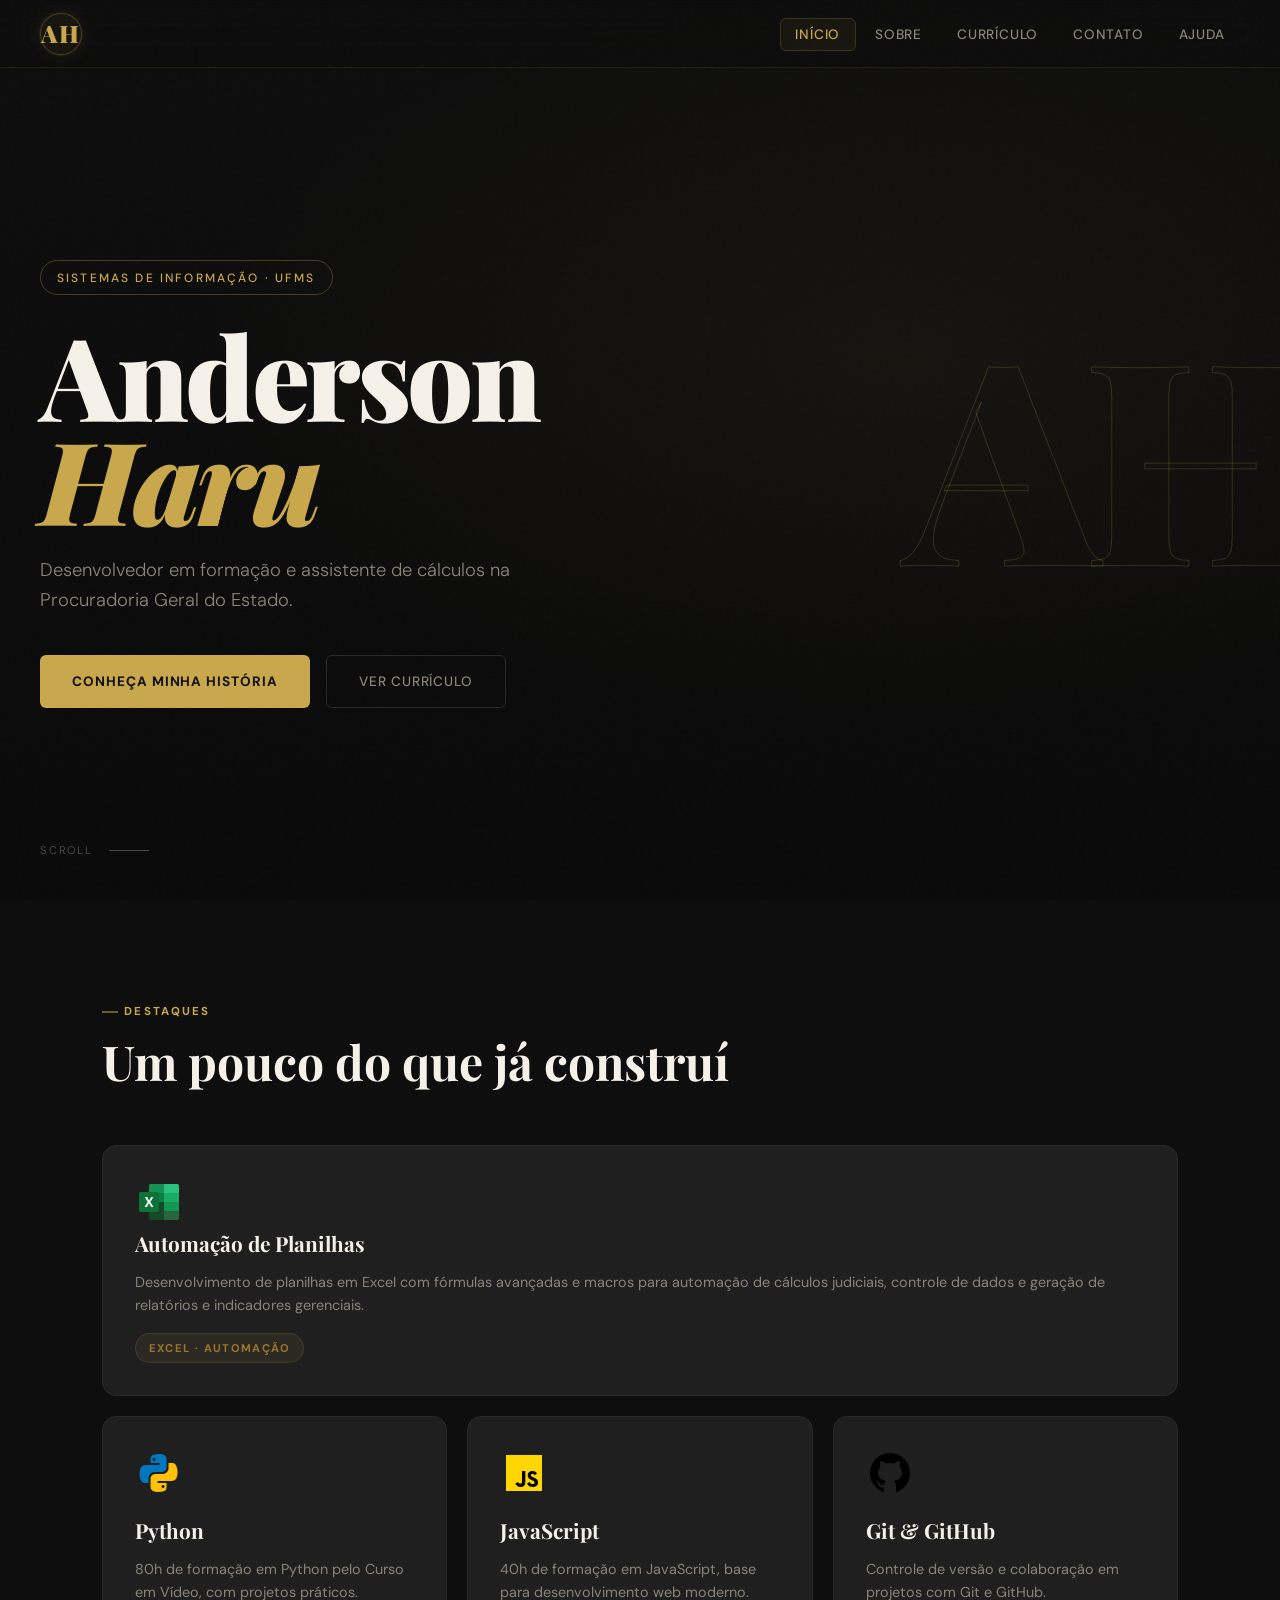
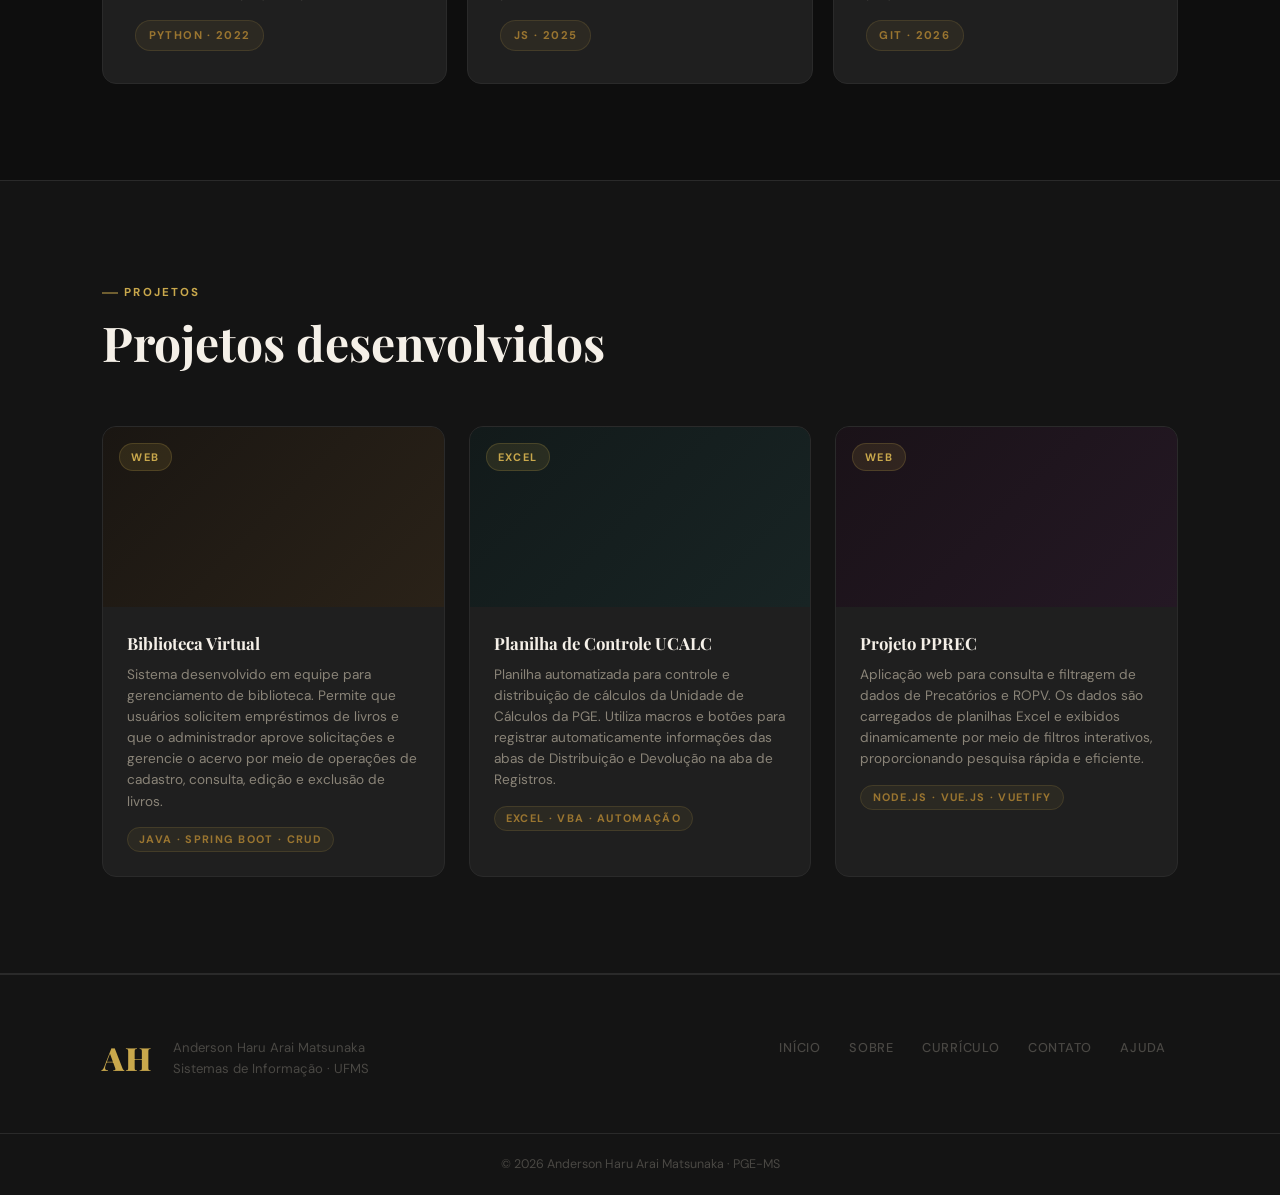
<file: index.html>
<!DOCTYPE html>
<html lang="pt-br">
<head>
  <meta charset="UTF-8">
  <meta name="viewport" content="width=device-width, initial-scale=1.0">
  <title>Anderson Haru - Portfolio</title>
  <link rel="preconnect" href="https://fonts.googleapis.com">
  <link href="https://fonts.googleapis.com/css2?family=Playfair+Display:wght@400;700;900&family=DM+Sans:wght@300;400;500&display=swap" rel="stylesheet">
  <link rel="stylesheet" href="style.css">
</head>
<body>

  <div id="header"></div>

  <!-- HERO -->
  <section class="hero">
    <div class="hero-bg-text">AH</div>
    <div class="hero-content">
      <span class="hero-tag">Sistemas de Informação · UFMS</span>
      <h1 class="hero-title">Anderson<br><em>Haru</em></h1>
      <p class="hero-subtitle">Desenvolvedor em formação e assistente de cálculos na Procuradoria Geral do Estado.</p>
      <div class="hero-cta">
        <a href="sobre.html" class="btn-primary">Conheça minha história</a>
        <a href="curriculo.html" class="btn-outline">Ver currículo</a>
      </div>
    </div>
    <div class="hero-scroll">
      <span>scroll</span>
      <div class="scroll-line"></div>
    </div>
  </section>

  <!-- DESTAQUES -->
  <section class="section highlights">
    <div class="container">
      <div class="section-header">
        <span class="section-tag">Destaques</span>
        <h2>Um pouco do que já construí</h2>
      </div>

      <div class="cards-grid">
        <div class="card card-lg">
          <div class="card-icon">
            <img src="img/excel.png" alt="Excel">
          </div>
          <h3>Automação de Planilhas</h3>
          <p>Desenvolvimento de planilhas em Excel com fórmulas avançadas e macros para automação de cálculos judiciais, controle de dados e geração de relatórios e indicadores gerenciais.</p>
          <span class="card-tag">Excel · Automação</span>
        </div>
        <div class="card">
          <div class="card-icon">
            <img src="img/python.png" alt="Python">
          </div>
          <h3>Python</h3>
          <p>80h de formação em Python pelo Curso em Vídeo, com projetos práticos.</p>
          <span class="card-tag">Python · 2022</span>
        </div>
        <div class="card">
          <div class="card-icon">
            <img src="img/javascript.png" alt="JavaScript">
          </div>
          <h3>JavaScript</h3>
          <p>40h de formação em JavaScript, base para desenvolvimento web moderno.</p>
          <span class="card-tag">JS · 2025</span>
        </div>
        <div class="card">
          <div class="card-icon">
            <img src="img/github.png" alt="GitHub">
          </div>
          <h3>Git & GitHub</h3>
          <p>Controle de versão e colaboração em projetos com Git e GitHub.</p>
          <span class="card-tag">Git · 2026</span>
        </div>
      </div>
    </div>
  </section>

  <!-- PROTÓTIPOS DAS ATIVIDADES PRÁTICAS -->
  <section class="section prototypes">
  <div class="container">
    <div class="section-header">
      <span class="section-tag">Projetos</span>
      <h2>Projetos desenvolvidos</h2>
    </div>

    <div class="proto-grid">

      <!-- Biblioteca Virtual -->
      <div class="proto-card">
        <div class="proto-preview proto-p1">
          <span class="proto-label">WEB</span>
        </div>
        <div class="proto-info">
          <h4>Biblioteca Virtual</h4>
          <p>
            Sistema desenvolvido em equipe para gerenciamento de biblioteca.
            Permite que usuários solicitem empréstimos de livros e que o
            administrador aprove solicitações e gerencie o acervo por meio
            de operações de cadastro, consulta, edição e exclusão de livros.
          </p>
          <span class="proto-tech">Java · Spring Boot · CRUD</span>
        </div>
      </div>

      <!-- UCALC -->
      <div class="proto-card">
        <div class="proto-preview proto-p2">
          <span class="proto-label">EXCEL</span>
        </div>
        <div class="proto-info">
          <h4>Planilha de Controle UCALC</h4>
          <p>
            Planilha automatizada para controle e distribuição de cálculos
            da Unidade de Cálculos da PGE. Utiliza macros e botões para
            registrar automaticamente informações das abas de Distribuição
            e Devolução na aba de Registros.
          </p>
          <span class="proto-tech">Excel · VBA · Automação</span>
        </div>
      </div>

      <!-- PPREC -->
      <div class="proto-card">
        <div class="proto-preview proto-p3">
          <span class="proto-label">WEB</span>
        </div>
        <div class="proto-info">
          <h4>Projeto PPREC</h4>
          <p>
            Aplicação web para consulta e filtragem de dados de Precatórios
            e ROPV. Os dados são carregados de planilhas Excel e exibidos
            dinamicamente por meio de filtros interativos, proporcionando
            pesquisa rápida e eficiente.
          </p>
          <span class="proto-tech">Node.js · Vue.js · Vuetify</span>
        </div>
      </div>

    </div>
  </div>
</section>

  <!-- FOOTER -->
  <div id="footer"></div>

  <script src="main.js"></script>
</body>
</html>
</file>
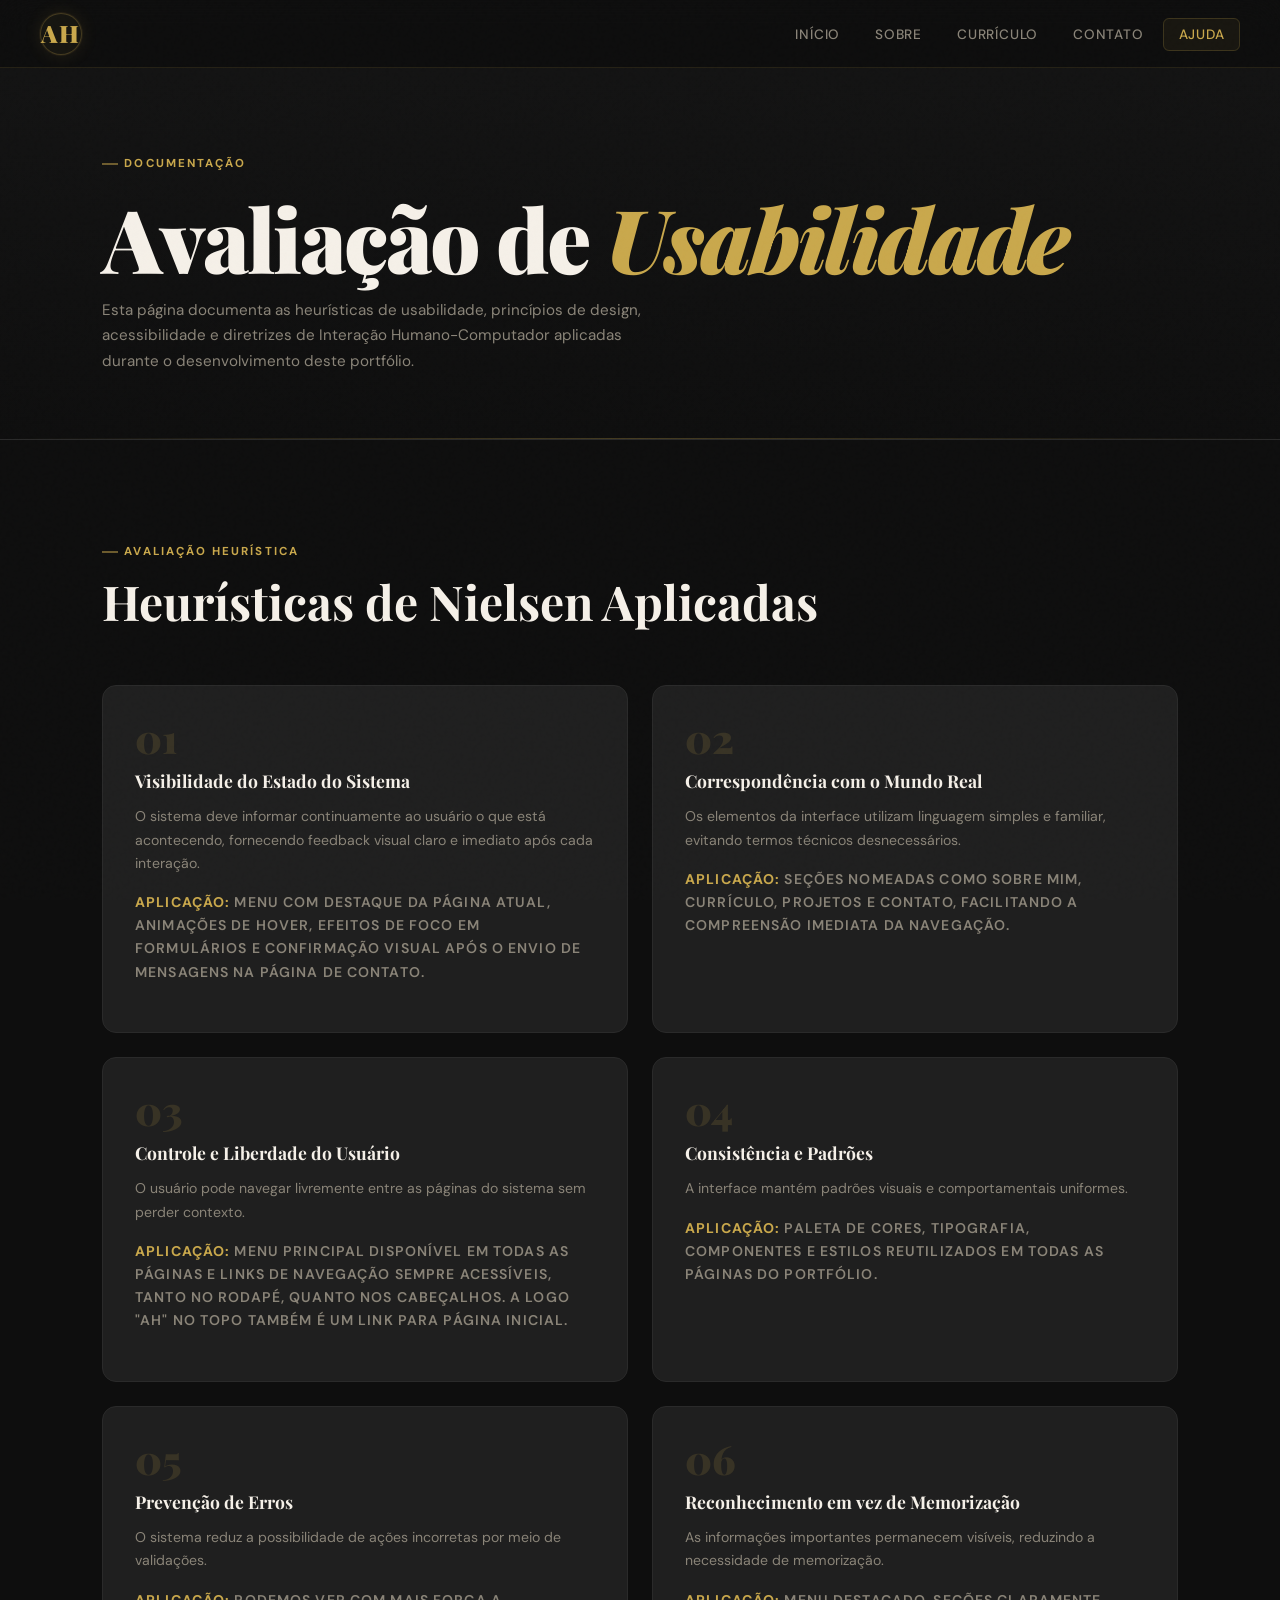
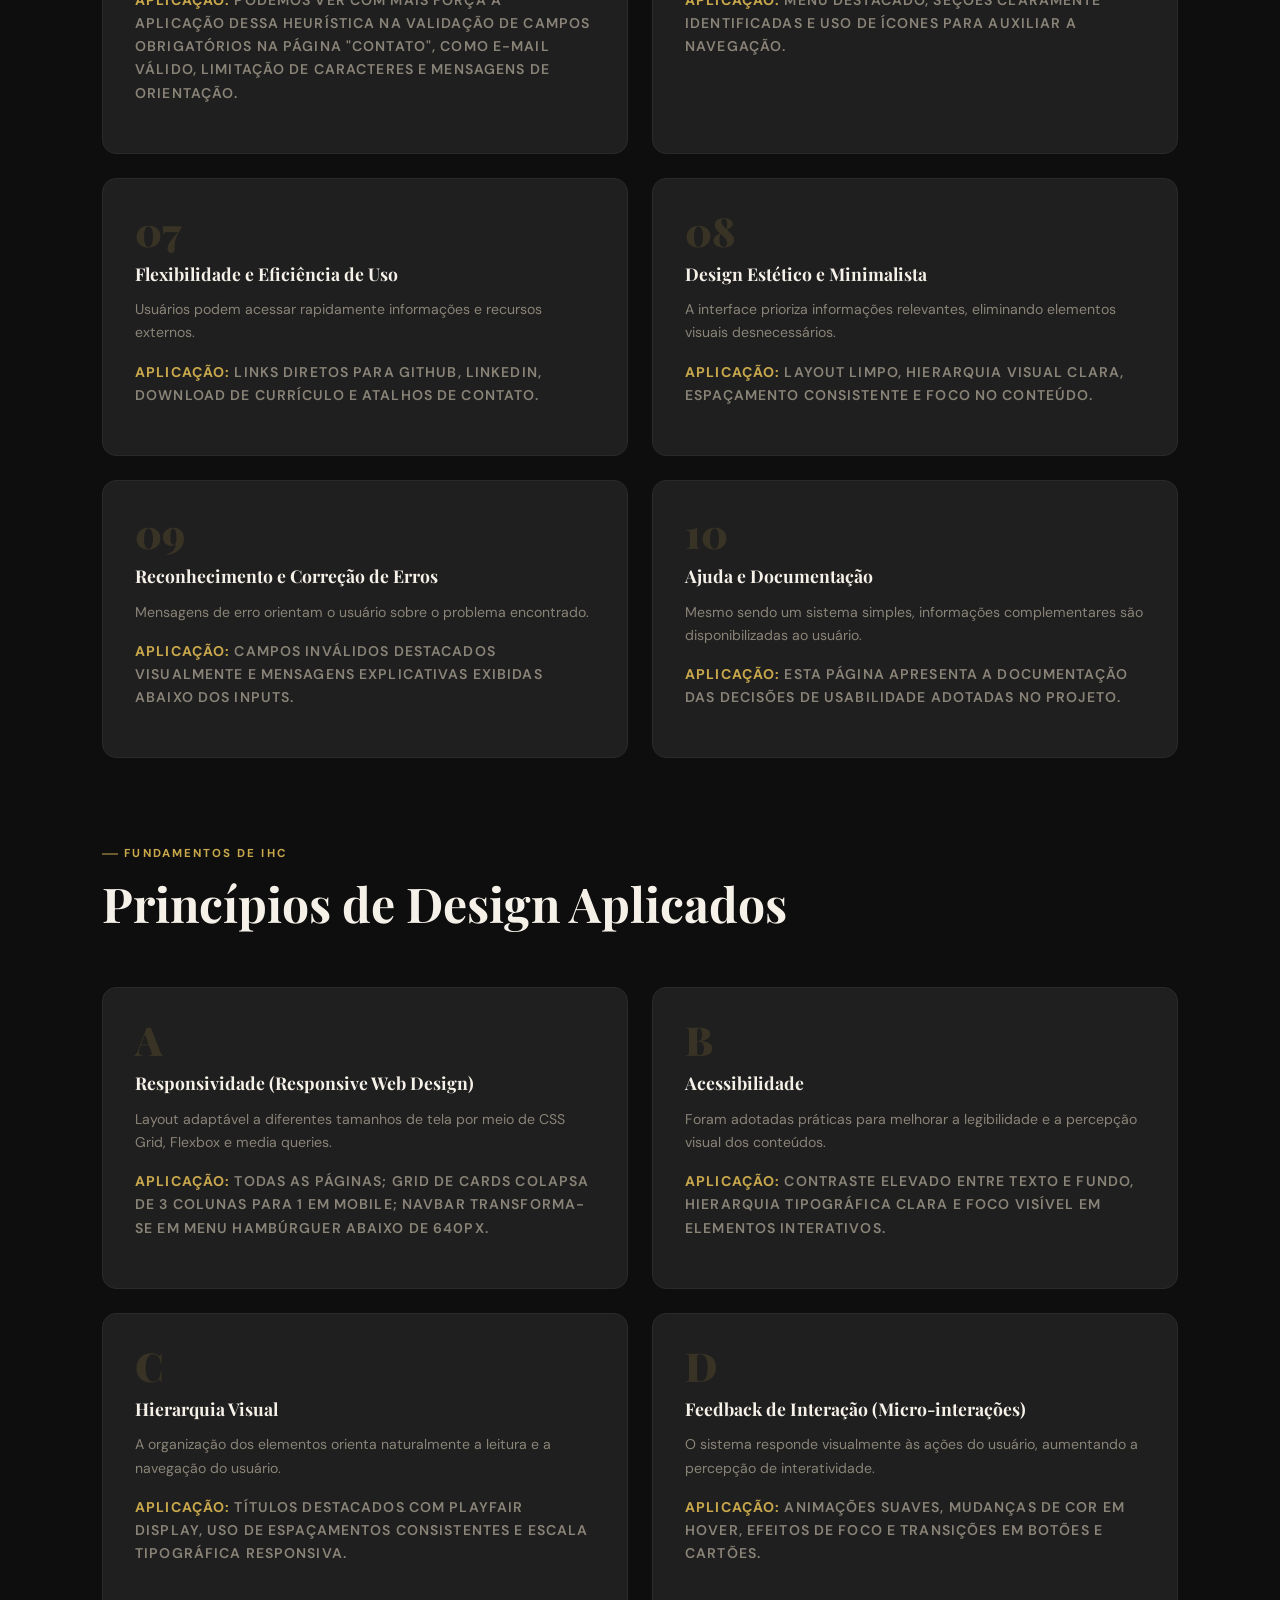
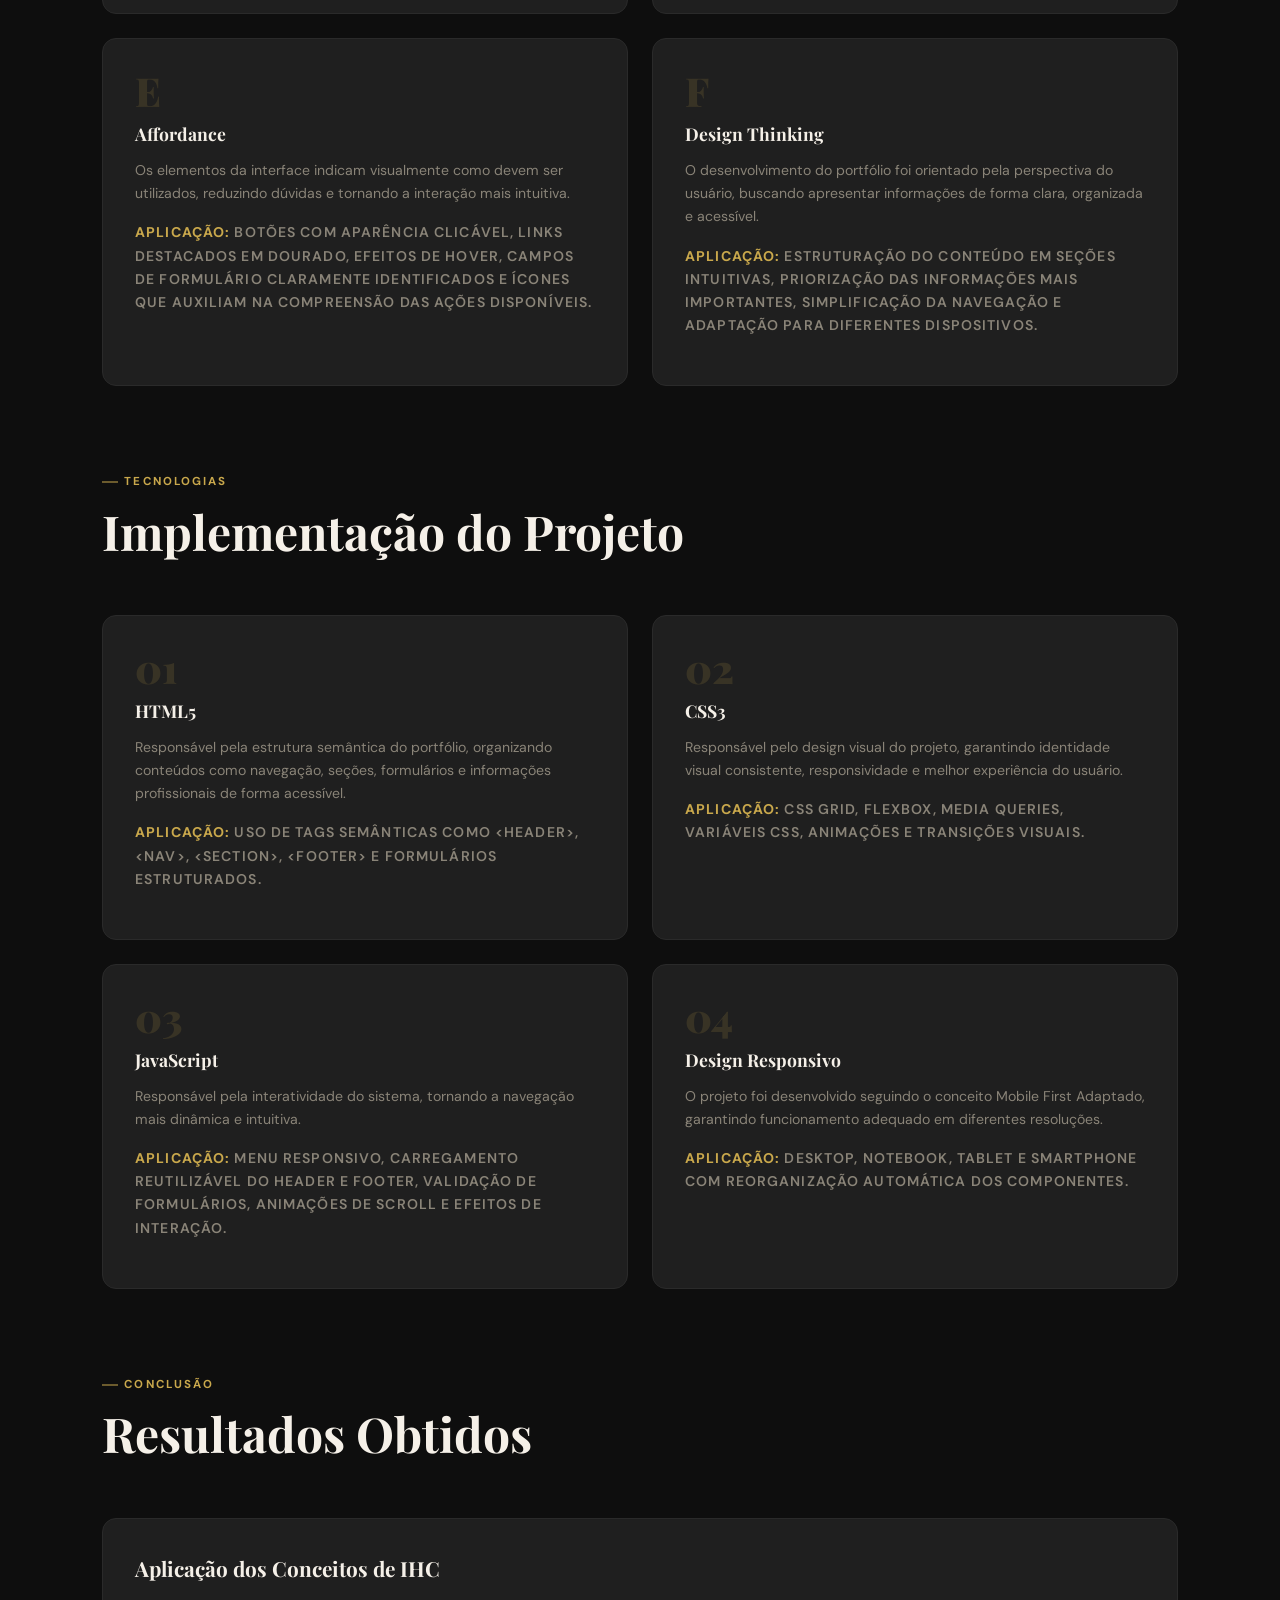
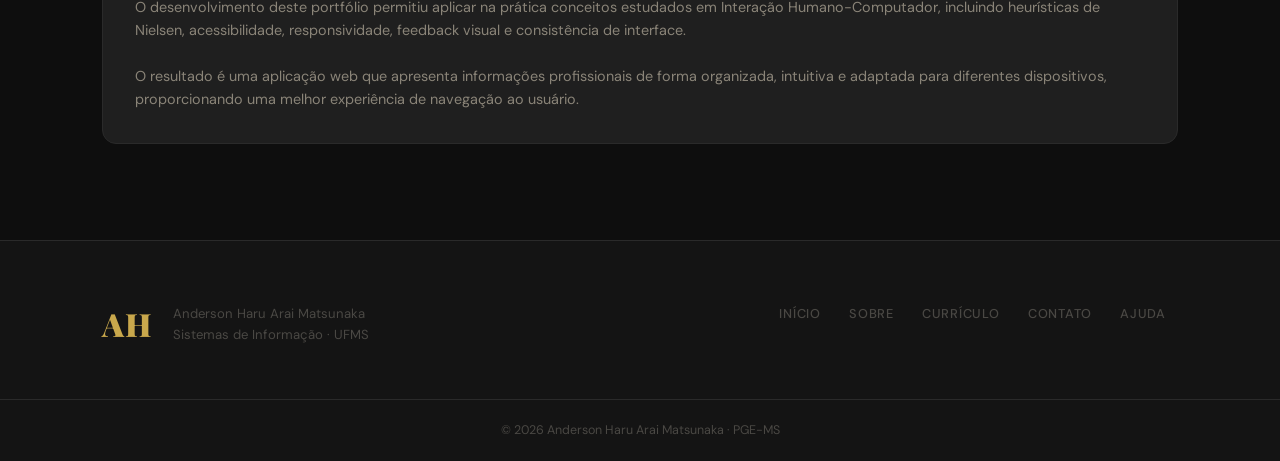
<file: ajuda.html>
<!DOCTYPE html>
<html lang="pt-br">
<head>
  <meta charset="UTF-8">
  <meta name="viewport" content="width=device-width, initial-scale=1.0">
  <title>Ajuda - Anderson Haru</title>
  <link rel="preconnect" href="https://fonts.googleapis.com">
  <link href="https://fonts.googleapis.com/css2?family=Playfair+Display:wght@400;700;900&family=DM+Sans:wght@300;400;500&display=swap" rel="stylesheet">
  <link rel="stylesheet" href="style.css">
</head>
<body>

  <div id="header"></div>

  <section class="page-hero">
    <div class="container">
      <span class="section-tag">Documentação</span>
      <h1 class="page-title">Avaliação de <em>Usabilidade</em></h1>
      <p style="color:var(--text-dim);font-size:0.95rem;margin-top:1rem;max-width:560px;">
        Esta página documenta as heurísticas de usabilidade, princípios de design,
        acessibilidade e diretrizes de Interação Humano-Computador aplicadas durante
        o desenvolvimento deste portfólio.
      </p>
    </div>
  </section>

  <section class="section ajuda-section">
    <div class="container">

      <div class="section-header">
        <span class="section-tag">Avaliação Heurística</span>
        <h2>Heurísticas de Nielsen Aplicadas</h2>
      </div>

      <div class="heuristic-grid">

        <div class="heuristic-card">
          <div class="heuristic-number">01</div>
          <h4>Visibilidade do Estado do Sistema</h4>
          <p>O sistema deve informar continuamente ao usuário o que está acontecendo,
            fornecendo feedback visual claro e imediato após cada interação.</p>
          <p class="heuristic-where">
            <strong>Aplicação:</strong> Menu com destaque da página atual, animações de hover, efeitos de foco em formulários e confirmação visual após o envio de mensagens na página de contato.
          </p>
        </div>

        <div class="heuristic-card">
          <div class="heuristic-number">02</div>
          <h4>Correspondência com o Mundo Real</h4>
          <p>
          Os elementos da interface utilizam linguagem simples e familiar,
          evitando termos técnicos desnecessários.
          </p>
          <p class="heuristic-where">
          <strong>Aplicação:</strong>
          Seções nomeadas como Sobre Mim, Currículo, Projetos e Contato,
          facilitando a compreensão imediata da navegação.
          </p>
        </div>

        <div class="heuristic-card">
          <div class="heuristic-number">03</div>
          <h4>Controle e Liberdade do Usuário</h4>
          <p>
          O usuário pode navegar livremente entre as páginas do sistema sem perder contexto.
          </p>
          <p class="heuristic-where">
          <strong>Aplicação:</strong>
          Menu principal disponível em todas as páginas e links de navegação
          sempre acessíveis, tanto no rodapé, quanto nos cabeçalhos. A logo "AH" no topo também é um link para página inicial.
          </p>
        </div>

        <div class="heuristic-card">
          <div class="heuristic-number">04</div>
          <h4>Consistência e Padrões</h4>
          <p>
          A interface mantém padrões visuais e comportamentais uniformes.
          </p>
          <p class="heuristic-where">
          <strong>Aplicação:</strong>
          Paleta de cores, tipografia, componentes e estilos reutilizados
          em todas as páginas do portfólio.
          </p>
        </div>

        <div class="heuristic-card">
          <div class="heuristic-number">05</div>
          <h4>Prevenção de Erros</h4>
          <p>
          O sistema reduz a possibilidade de ações incorretas por meio de validações.
          </p>
          <p class="heuristic-where">
          <strong>Aplicação:</strong>
          Podemos ver com mais força a aplicação dessa heurística na validação de campos obrigatórios na página "Contato", como e-mail válido,
          limitação de caracteres e mensagens de orientação.
          </p>
        </div>

        <div class="heuristic-card">
          <div class="heuristic-number">06</div>
          <h4>Reconhecimento em vez de Memorização</h4>
          <p>
          As informações importantes permanecem visíveis,
          reduzindo a necessidade de memorização.
          </p>
          <p class="heuristic-where">
          <strong>Aplicação:</strong>
          Menu destacado, seções claramente identificadas
          e uso de ícones para auxiliar a navegação.
          </p>
        </div>

        <div class="heuristic-card">
          <div class="heuristic-number">07</div>
          <h4>Flexibilidade e Eficiência de Uso</h4>
          <p>
          Usuários podem acessar rapidamente informações e recursos externos.
          </p>
          <p class="heuristic-where">
          <strong>Aplicação:</strong>
          Links diretos para GitHub, LinkedIn,
          download de currículo e atalhos de contato.
          </p>
        </div>

        <div class="heuristic-card">
          <div class="heuristic-number">08</div>
          <h4>Design Estético e Minimalista</h4>
          <p>
          A interface prioriza informações relevantes,
          eliminando elementos visuais desnecessários.
          </p>
          <p class="heuristic-where">
          <strong>Aplicação:</strong>
          Layout limpo, hierarquia visual clara,
          espaçamento consistente e foco no conteúdo.
          </p>
        </div>

        <div class="heuristic-card">
          <div class="heuristic-number">09</div>
          <h4>Reconhecimento e Correção de Erros</h4>
          <p>
          Mensagens de erro orientam o usuário sobre o problema encontrado.
          </p>
          <p class="heuristic-where">
          <strong>Aplicação:</strong>
          Campos inválidos destacados visualmente
          e mensagens explicativas exibidas abaixo dos inputs.
          </p>
        </div>

        <div class="heuristic-card">
          <div class="heuristic-number">10</div>
          <h4>Ajuda e Documentação</h4>
          <p>
          Mesmo sendo um sistema simples,
          informações complementares são disponibilizadas ao usuário.
          </p>
          <p class="heuristic-where">
          <strong>Aplicação:</strong>
          Esta página apresenta a documentação das decisões
          de usabilidade adotadas no projeto.
          </p>
        </div>

      </div>

      <!-- Diretrizes adicionais -->
      <div class="section-header" style="margin-top:5rem;">
        <span class="section-tag">Fundamentos de IHC</span>
        <h2>Princípios de Design Aplicados</h2>
      </div>

      <div class="heuristic-grid">

        <div class="heuristic-card">
          <div class="heuristic-number">A</div>
          <h4>Responsividade (Responsive Web Design)</h4>
          <p>Layout adaptável a diferentes tamanhos de tela por meio de CSS Grid, Flexbox e media queries.</p>
          <p class="heuristic-where">
            <strong>Aplicação:</strong> Todas as páginas; grid de cards colapsa de 3 colunas para 1 em mobile; navbar transforma-se em menu hambúrguer abaixo de 640px.
          </p>
        </div>

        <div class="heuristic-card">
          <div class="heuristic-number">B</div>
          <h4>Acessibilidade</h4>
          <p>Foram adotadas práticas para melhorar a legibilidade e a percepção visual dos conteúdos.</p>
          <p class="heuristic-where">
            <strong>Aplicação:</strong> Contraste elevado entre texto e fundo, hierarquia tipográfica clara e foco visível em elementos interativos.
          </p>
        </div>

        <div class="heuristic-card">
          <div class="heuristic-number">C</div>
          <h4>Hierarquia Visual</h4>
          <p>A organização dos elementos orienta naturalmente a leitura e a navegação do usuário.</p>
          <p class="heuristic-where">
            <strong>Aplicação:</strong> Títulos destacados com Playfair Display, uso de espaçamentos consistentes e escala tipográfica responsiva.
          </p>
        </div>

        <div class="heuristic-card">
          <div class="heuristic-number">D</div>
          <h4>Feedback de Interação (Micro-interações)</h4>
          <p>O sistema responde visualmente às ações do usuário, aumentando a percepção de interatividade.</p>
          <p class="heuristic-where">
            <strong>Aplicação:</strong> Animações suaves, mudanças de cor em hover, efeitos de foco e transições em botões e cartões.
          </p>
        </div>

        <div class="heuristic-card">
          <div class="heuristic-number">E</div>
          <h4>Affordance</h4>
          <p>
            Os elementos da interface indicam visualmente como devem ser utilizados,
            reduzindo dúvidas e tornando a interação mais intuitiva.
          </p>
          <p class="heuristic-where">
            <strong>Aplicação:</strong>
            Botões com aparência clicável, links destacados em dourado,
            efeitos de hover, campos de formulário claramente identificados
            e ícones que auxiliam na compreensão das ações disponíveis.
          </p>
        </div>

        <div class="heuristic-card">
          <div class="heuristic-number">F</div>
          <h4>Design Thinking</h4>
          <p>
            O desenvolvimento do portfólio foi orientado pela perspectiva do usuário,
            buscando apresentar informações de forma clara, organizada e acessível.
          </p>
          <p class="heuristic-where">
            <strong>Aplicação:</strong>
            Estruturação do conteúdo em seções intuitivas,
            priorização das informações mais importantes,
            simplificação da navegação e adaptação para diferentes dispositivos.
          </p>
        </div>

      </div>

      <!-- Tecnologias Utilizadas -->
      <div class="section-header" style="margin-top:5rem;">
        <span class="section-tag">Tecnologias</span>
        <h2>Implementação do Projeto</h2>
      </div>

      <div class="heuristic-grid">

        <div class="heuristic-card">
          <div class="heuristic-number">01</div>

          <h4>HTML5</h4>

          <p>
            Responsável pela estrutura semântica do portfólio,
            organizando conteúdos como navegação, seções, formulários
            e informações profissionais de forma acessível.
          </p>

          <p class="heuristic-where">
            <strong>Aplicação:</strong>
            Uso de tags semânticas como
            &lt;header&gt;, &lt;nav&gt;, &lt;section&gt;,
            &lt;footer&gt; e formulários estruturados.
          </p>
        </div>

        <div class="heuristic-card">
          <div class="heuristic-number">02</div>

          <h4>CSS3</h4>

          <p>
            Responsável pelo design visual do projeto,
            garantindo identidade visual consistente,
            responsividade e melhor experiência do usuário.
          </p>

          <p class="heuristic-where">
            <strong>Aplicação:</strong>
            CSS Grid, Flexbox, Media Queries,
            variáveis CSS, animações e transições visuais.
          </p>
        </div>

        <div class="heuristic-card">
          <div class="heuristic-number">03</div>

          <h4>JavaScript</h4>

          <p>
            Responsável pela interatividade do sistema,
            tornando a navegação mais dinâmica e intuitiva.
          </p>

          <p class="heuristic-where">
            <strong>Aplicação:</strong>
            Menu responsivo, carregamento reutilizável do
            header e footer, validação de formulários,
            animações de scroll e efeitos de interação.
          </p>
        </div>

        <div class="heuristic-card">
          <div class="heuristic-number">04</div>

          <h4>Design Responsivo</h4>

          <p>
            O projeto foi desenvolvido seguindo o conceito
            Mobile First Adaptado, garantindo funcionamento
            adequado em diferentes resoluções.
          </p>

          <p class="heuristic-where">
            <strong>Aplicação:</strong>
            Desktop, notebook, tablet e smartphone com
            reorganização automática dos componentes.
          </p>
        </div>

      </div>

      <!-- Conclusão -->
      <div class="section-header" style="margin-top:5rem;">
        <span class="section-tag">Conclusão</span>
        <h2>Resultados Obtidos</h2>
      </div>

      <div class="card">
        <h3>Aplicação dos Conceitos de IHC</h3>

        <p>
          O desenvolvimento deste portfólio permitiu aplicar na prática
          conceitos estudados em Interação Humano-Computador,
          incluindo heurísticas de Nielsen, acessibilidade,
          responsividade, feedback visual e consistência de interface.
        </p>

        <p><br>
          O resultado é uma aplicação web que apresenta informações
          profissionais de forma organizada, intuitiva e adaptada
          para diferentes dispositivos, proporcionando uma melhor
          experiência de navegação ao usuário.
        </p>
      </div>

    </div>

  
  </section>

  <div id="footer"></div>

  <script src="main.js"></script>
</body>
</html>
</file>
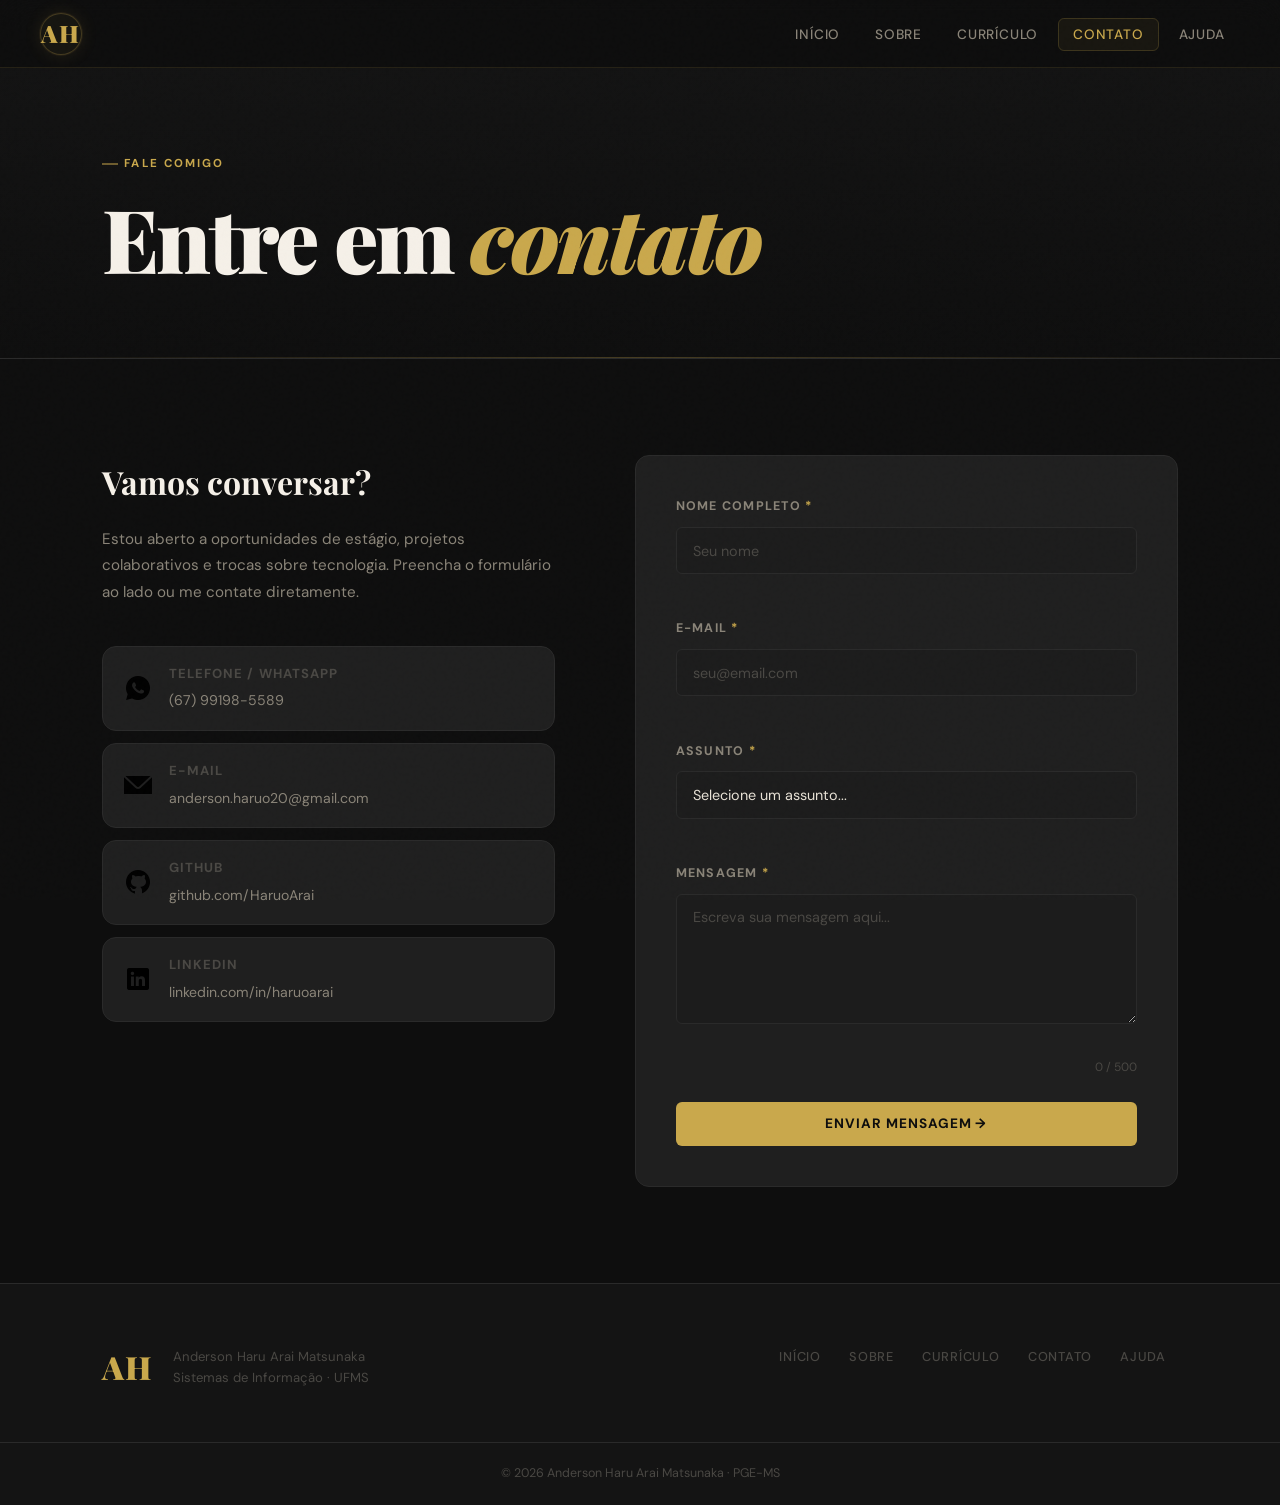
<file: contato.html>
<!DOCTYPE html>
<html lang="pt-br">
<head>
  <meta charset="UTF-8">
  <meta name="viewport" content="width=device-width, initial-scale=1.0">
  <title>Contato - Anderson Haru</title>
  <link rel="preconnect" href="https://fonts.googleapis.com">
  <link href="https://fonts.googleapis.com/css2?family=Playfair+Display:wght@400;700;900&family=DM+Sans:wght@300;400;500&display=swap" rel="stylesheet">
  <link rel="stylesheet" href="style.css">
</head>
<body>

  <div id="header"></div>

  <section class="page-hero">
    <div class="container">
      <span class="section-tag">Fale comigo</span>
      <h1 class="page-title">Entre em <em>contato</em></h1>
    </div>
  </section>

  <section class="section contact-section">
    <div class="container contact-layout">

      <div class="contact-info">
        <h2>Vamos conversar?</h2>
        <p>Estou aberto a oportunidades de estágio, projetos colaborativos e trocas sobre tecnologia. Preencha o formulário ao lado ou me contate diretamente.</p>

        <div class="contact-channels">
          <a class="channel-item" href="tel:+5567991985589">
            <span class="channel-icon">
              <img src="img/celular.png" alt="Celular">
            </span>
            <div>
              <strong>Telefone / WhatsApp</strong>
              <span>(67) 99198-5589</span>
            </div>
          </a>
          <a class="channel-item" href="mailto:anderson.haruo20@gmail.com">
            <span class="channel-icon">
              <img src="img/email.png" alt="E-mail">
            </span>
            <div>
              <strong>E-mail</strong>
              <span>anderson.haruo20@gmail.com</span>
            </div>
          </a>
          <a class="channel-item" href="https://github.com/HaruoArai" target="_blank">
            <span class="channel-icon">
              <img src="img/github-contato.png" alt="GitHub">
            </span>
            <div>
              <strong>GitHub</strong>
              <span>github.com/HaruoArai</span>
            </div>
          </a>
          <a class="channel-item" href="https://linkedin.com/in/haruoarai" target="_blank">
            <span class="channel-icon">
              <img src="img/linkedin.png" alt="Linkedin">
            </span>
            <div>
              <strong>LinkedIn</strong>
              <span>linkedin.com/in/haruoarai</span>
            </div>
          </a>
        </div>
      </div>

      <div class="contact-form-wrap">

        <div id="form-success" class="form-success hidden">
          <span class="success-icon">✅</span>
          <h3>Mensagem enviada!</h3>
          <p>Obrigado pelo contato. Responderei em breve.</p>
          <button type="button" class="btn-primary" onclick="resetForm()">
            Enviar outra mensagem
          </button>
        </div>

        <form
          id="form-container"
          action="https://formsubmit.co/anderson.haruo20@gmail.com"
          method="POST"
        >

          <input type="hidden" name="_subject" value="Novo contato do portfólio">
          <input type="hidden" name="_captcha" value="false">
          <input type="hidden" name="_template" value="table">

            <!-- Resposta automática -->
          <input
            type="hidden"
            name="_autoresponse"
            value="Olá! Recebi sua mensagem e retornarei em breve. Obrigado pelo contato."
          >

          <input
            type="hidden"
            name="_next"
            value="https://haruoarai.github.io/portfolio/contato.html?enviado=true">

          <div class="form-group">
            <label for="nome">
              Nome completo <span class="required">*</span>
            </label>

            <input
              type="text"
              id="nome"
              name="Nome"
              placeholder="Seu nome"
              autocomplete="name"
            >

            <span class="field-error" id="erro-nome"></span>
          </div>

          <div class="form-group">
            <label for="email">
              E-mail <span class="required">*</span>
            </label>

            <input
              type="email"
              id="email"
              name="email"
              placeholder="seu@email.com"
              autocomplete="email"
            >

            <span class="field-error" id="erro-email"></span>
          </div>

          <div class="form-group">
            <label for="assunto">
              Assunto <span class="required">*</span>
            </label>

            <select id="assunto" name="Assunto">
              <option value="">Selecione um assunto...</option>
              <option value="oportunidade">Oportunidade de trabalho</option>
              <option value="estagio">Estágio</option>
              <option value="projeto">Projeto colaborativo</option>
              <option value="outro">Outro</option>
            </select>

            <span class="field-error" id="erro-assunto"></span>
          </div>

          <div class="form-group">
            <label for="mensagem">
              Mensagem <span class="required">*</span>
            </label>

            <textarea
              id="mensagem"
              name="Mensagem"
              rows="5"
              placeholder="Escreva sua mensagem aqui..."
            ></textarea>

            <span class="field-error" id="erro-mensagem"></span>
            <span class="char-count" id="char-count">0 / 500</span>
          </div>

          <button
            type="button"
            class="btn-primary btn-full"
            onclick="validarFormulario()"
          >
            Enviar mensagem →
          </button>

        </form>

      </div>

    </div>
  </section>

  <div id="footer"></div>

  <script src="main.js"></script>
  <script>
    const textarea = document.getElementById('mensagem');
    const charCount = document.getElementById('char-count');

    if (textarea) {
      textarea.addEventListener('input', () => {

        if (textarea.value.length > 500) {
          textarea.value = textarea.value.substring(0, 500);
        }

        charCount.textContent = `${textarea.value.length} / 500`;
      });
    }

    // Verifica se voltou do FormSubmit
    document.addEventListener('DOMContentLoaded', () => {

      const params = new URLSearchParams(window.location.search);

      if (params.get('enviado') === 'true') {
        document.getElementById('form-container').classList.add('hidden');
        document.getElementById('form-success').classList.remove('hidden');
      }

    });

    function validarFormulario() {
      let valid = true;

      const nome = document.getElementById('nome');
      const email = document.getElementById('email');
      const assunto = document.getElementById('assunto');
      const mensagem = document.getElementById('mensagem');

      // Reset
      ['nome','email','assunto','mensagem'].forEach(id => {
        document.getElementById('erro-' + id).textContent = '';
        document.getElementById(id).classList.remove('input-error');
      });

      if (!nome.value.trim()) {
        document.getElementById('erro-nome').textContent = 'Por favor, informe seu nome.';
        nome.classList.add('input-error');
        valid = false;
      }
      const emailRe = /^[^\s@]+@[^\s@]+\.[^\s@]+$/;
      if (!emailRe.test(email.value.trim())) {
        document.getElementById('erro-email').textContent = 'Informe um e-mail válido.';
        email.classList.add('input-error');
        valid = false;
      }
      if (!assunto.value) {
        document.getElementById('erro-assunto').textContent = 'Selecione um assunto.';
        assunto.classList.add('input-error');
        valid = false;
      }
      if (!mensagem.value.trim() || mensagem.value.trim().length < 10) {
        document.getElementById('erro-mensagem').textContent = 'Escreva uma mensagem com pelo menos 10 caracteres.';
        mensagem.classList.add('input-error');
        valid = false;
      }

      if (valid) {
        document.getElementById('form-container').submit();
      }
    }

    function resetForm() {
      document.getElementById('form-container').classList.remove('hidden');
      document.getElementById('form-success').classList.add('hidden');
      ['nome','email','assunto','mensagem'].forEach(id => {
        document.getElementById(id).value = '';
      });

      document.getElementById('char-count').textContent = '0 / 500';

      // Remove ?enviado=true da URL
      window.history.replaceState({}, document.title, window.location.pathname);
    }
    
  </script>
</body>
</html>
</file>
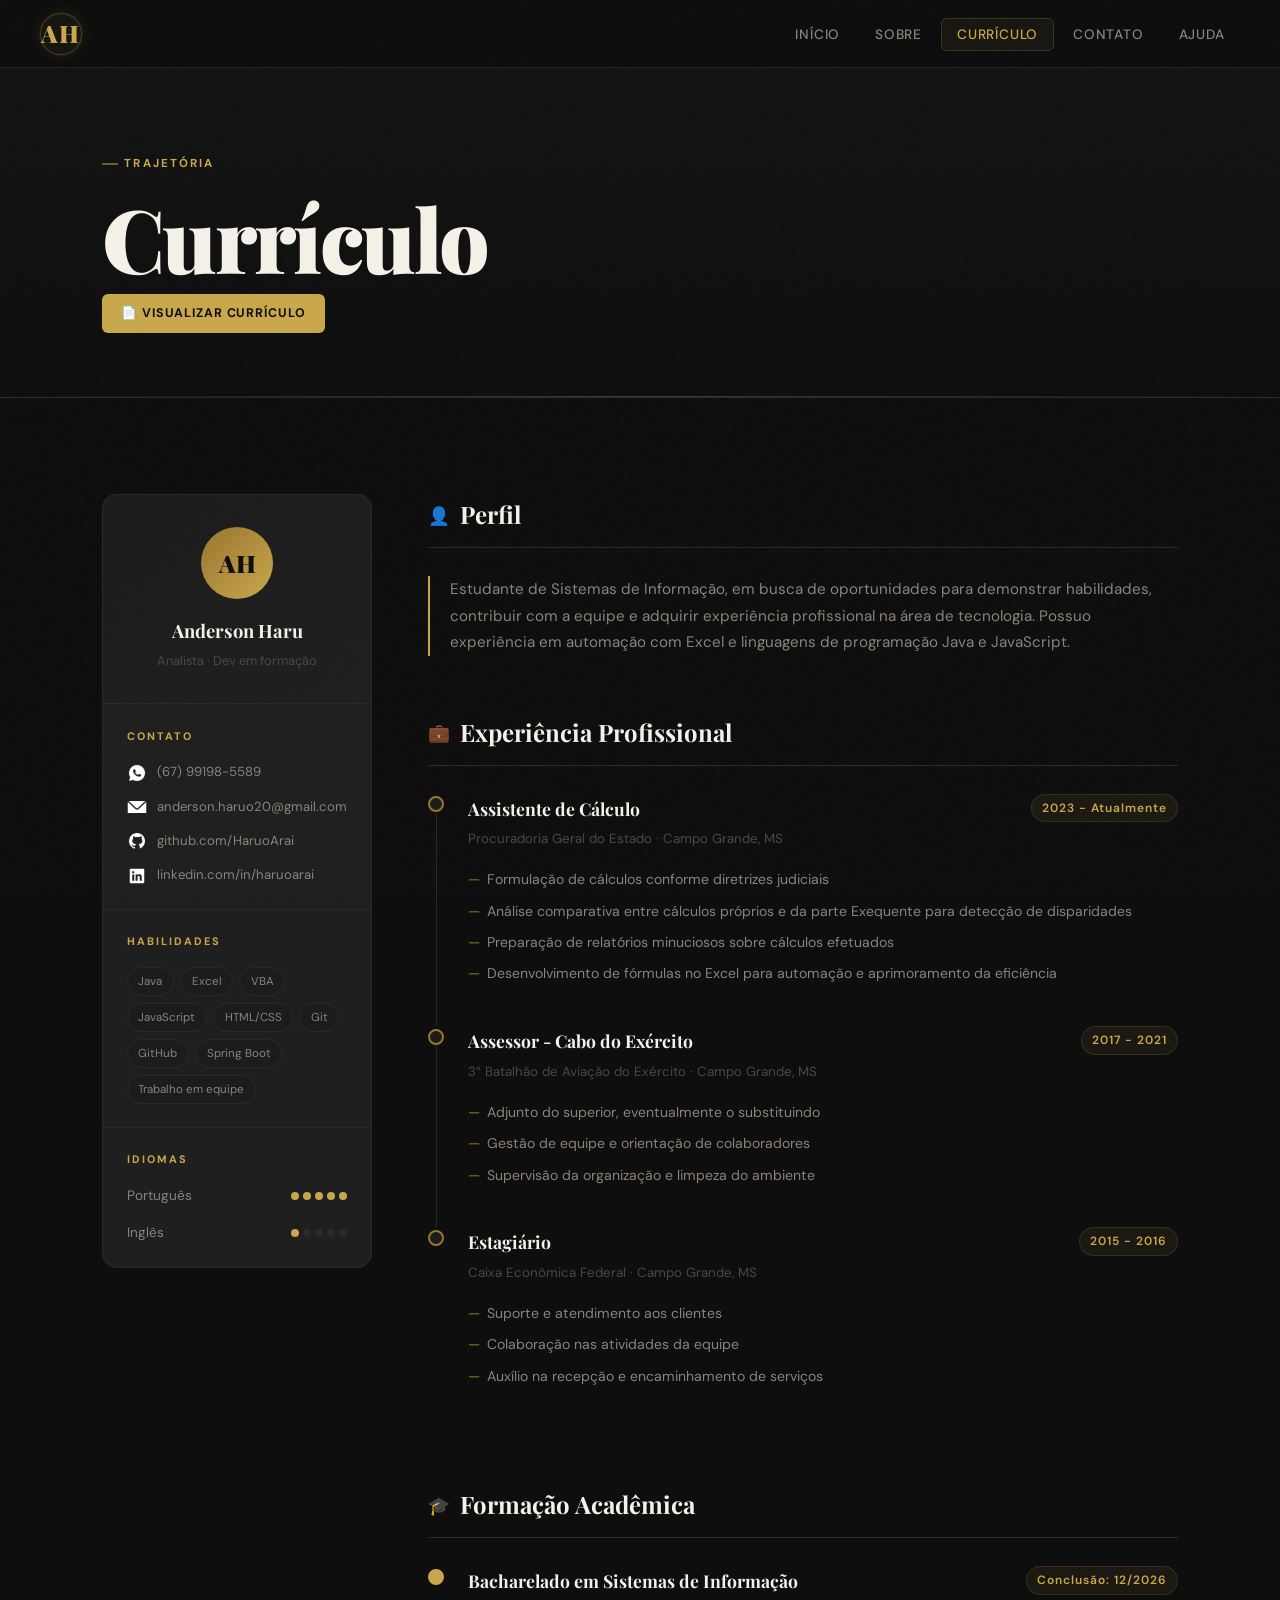
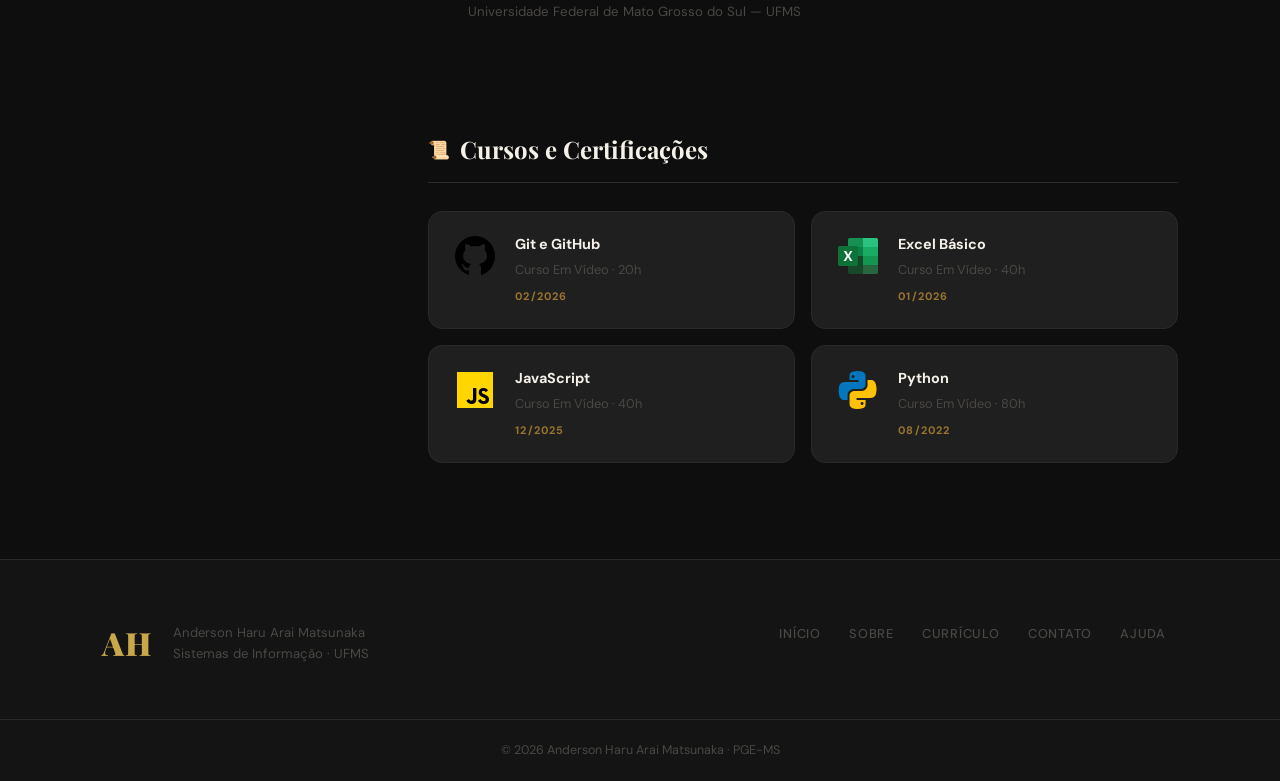
<file: curriculo.html>
<!DOCTYPE html>
<html lang="pt-br">
<head>
  <meta charset="UTF-8">
  <meta name="viewport" content="width=device-width, initial-scale=1.0">
  <title>Currículo - Anderson Haru</title>
  <link rel="preconnect" href="https://fonts.googleapis.com">
  <link href="https://fonts.googleapis.com/css2?family=Playfair+Display:wght@400;700;900&family=DM+Sans:wght@300;400;500&display=swap" rel="stylesheet">
  <link rel="stylesheet" href="style.css">
</head>
<body>

  <div id="header"></div>

  <section class="page-hero">
    <div class="container">
      <span class="section-tag">Trajetória</span>
      <h1 class="page-title">Currículo</h1>
      <!--
      Fórmula para baixar o que estiver na tela
      <a href="#" class="btn-outline btn-sm" onclick="window.print(); return false;">⬇ Baixar PDF</a>
      -->

      <a href="docs/curriculo-2026.pdf"
        class="btn-primary btn-sm"
        target="_blank">
        📄 Visualizar Currículo
      </a>

    </div>
  </section>

  <section class="section cv-section">
    <div class="container cv-layout">

      <!-- COLUNA ESQUERDA -->
      <aside class="cv-aside">
        <div class="cv-profile">
          <div class="cv-avatar">AH</div>
          <h2>Anderson Haru</h2>
          <p>Analista · Dev em formação</p>
        </div>

        <div class="cv-block">
          <h4 class="cv-block-title">Contato</h4>
          <ul class="cv-contact-list">
            <li>
              <span class="cv-contact-icon">
                <img src="img/celular.png" alt="Telefone">
              </span>
              <span>(67) 99198-5589</span>
            </li>
            <li>
              <span class="cv-contact-icon">
                <img src="img/email.png" alt="E-mail">
              </span>
              <span>anderson.haruo20@gmail.com</span>
            </li>
            <li>
              <span class="cv-contact-icon">
                <img src="img/github-contato.png" alt="GitHub">
              </span>
              <a href="https://github.com/HaruoArai" target="_blank">github.com/HaruoArai</a>
            </li>
            <li>
              <span class="cv-contact-icon">
                <img src="img/linkedin.png" alt="Linkedin">
              </span>
              <a href="https://linkedin.com/in/haruoarai" target="_blank">linkedin.com/in/haruoarai</a>
            </li>
          </ul>
        </div>

        <div class="cv-block">
          <h4 class="cv-block-title">Habilidades</h4>
          <div class="cv-tags">
            <span class="cv-tag">Java</span>
            <span class="cv-tag">Excel</span>
            <span class="cv-tag">VBA</span>
            <span class="cv-tag">JavaScript</span>
            <span class="cv-tag">HTML/CSS</span>
            <span class="cv-tag">Git</span>
            <span class="cv-tag">GitHub</span>
            <span class="cv-tag">Spring Boot</span>
            <span class="cv-tag">Trabalho em equipe</span>
          </div>
        </div>

        <div class="cv-block">
          <h4 class="cv-block-title">Idiomas</h4>
          <div class="cv-lang">
            <div class="lang-item">
              <span>Português</span>
              <div class="lang-dots">
                <span class="dot filled"></span><span class="dot filled"></span>
                <span class="dot filled"></span><span class="dot filled"></span>
                <span class="dot filled"></span>
              </div>
            </div>
            <div class="lang-item">
              <span>Inglês</span>
              <div class="lang-dots">
                <span class="dot filled"></span><span class="dot"></span>
                <span class="dot"></span><span class="dot"></span>
                <span class="dot"></span>
              </div>
            </div>
          </div>
        </div>
      </aside>

      <!-- COLUNA DIREITA -->
      <main class="cv-main">

        <div class="cv-section-block">
          <h3 class="cv-section-title">
            <span class="cv-section-icon">👤</span> Perfil
          </h3>
          <p class="cv-perfil-text">Estudante de Sistemas de Informação, em busca de oportunidades para demonstrar habilidades, contribuir com a equipe e adquirir experiência profissional na área de tecnologia. Possuo experiência em automação com Excel e linguagens de programação Java e JavaScript.</p>
        </div>

        <div class="cv-section-block">
          <h3 class="cv-section-title">
            <span class="cv-section-icon">💼</span> Experiência Profissional
          </h3>

          <div class="timeline">
            <div class="tl-item">
              <div class="tl-dot"></div>
              <div class="tl-content">
                <div class="tl-header">
                  <h4>Assistente de Cálculo</h4>
                  <span class="tl-date">2023 - Atualmente</span>
                </div>
                <span class="tl-company">Procuradoria Geral do Estado · Campo Grande, MS</span>
                <ul class="tl-tasks">
                  <li>Formulação de cálculos conforme diretrizes judiciais</li>
                  <li>Análise comparativa entre cálculos próprios e da parte Exequente para detecção de disparidades</li>
                  <li>Preparação de relatórios minuciosos sobre cálculos efetuados</li>
                  <li>Desenvolvimento de fórmulas no Excel para automação e aprimoramento da eficiência</li>
                </ul>
              </div>
            </div>

            <div class="tl-item">
              <div class="tl-dot"></div>
              <div class="tl-content">
                <div class="tl-header">
                  <h4>Assessor - Cabo do Exército</h4>
                  <span class="tl-date">2017 - 2021</span>
                </div>
                <span class="tl-company">3° Batalhão de Aviação do Exército · Campo Grande, MS</span>
                <ul class="tl-tasks">
                  <li>Adjunto do superior, eventualmente o substituindo</li>
                  <li>Gestão de equipe e orientação de colaboradores</li>
                  <li>Supervisão da organização e limpeza do ambiente</li>
                </ul>
              </div>
            </div>

            <div class="tl-item">
              <div class="tl-dot"></div>
              <div class="tl-content">
                <div class="tl-header">
                  <h4>Estagiário</h4>
                  <span class="tl-date">2015 - 2016</span>
                </div>
                <span class="tl-company">Caixa Econômica Federal · Campo Grande, MS</span>
                <ul class="tl-tasks">
                  <li>Suporte e atendimento aos clientes</li>
                  <li>Colaboração nas atividades da equipe</li>
                  <li>Auxílio na recepção e encaminhamento de serviços</li>
                </ul>
              </div>
            </div>
          </div>
        </div>

        <div class="cv-section-block">
          <h3 class="cv-section-title">
            <span class="cv-section-icon">🎓</span> Formação Acadêmica
          </h3>

          <div class="timeline">
            <div class="tl-item">
              <div class="tl-dot tl-dot-accent"></div>
              <div class="tl-content">
                <div class="tl-header">
                  <h4>Bacharelado em Sistemas de Informação</h4>
                  <span class="tl-date">Conclusão: 12/2026</span>
                </div>
                <span class="tl-company">Universidade Federal de Mato Grosso do Sul — UFMS</span>
              </div>
            </div>
          </div>
        </div>

        <div class="cv-section-block">
          <h3 class="cv-section-title">
            <span class="cv-section-icon">📜</span> Cursos e Certificações
          </h3>
          <div class="courses-grid">
            <div class="course-card">
              <img src="img/github.png" alt="GitHub" class="course-icon">
              <div>
                <strong>Git e GitHub</strong>
                <p>Curso Em Vídeo · 20h</p>
                <span class="course-date">02/2026</span>
              </div>
            </div>
            <div class="course-card">
              <img src="img/excel.png" alt="Excel" class="course-icon">
              <div>
                <strong>Excel Básico</strong>
                <p>Curso Em Vídeo · 40h</p>
                <span class="course-date">01/2026</span>
              </div>
            </div>
            <div class="course-card">
              <img src="img/javascript.png" alt="JavaScript" class="course-icon">
              <div>
                <strong>JavaScript</strong>
                <p>Curso Em Vídeo · 40h</p>
                <span class="course-date">12/2025</span>
              </div>
            </div>
            <div class="course-card">
              <img src="img/python.png" alt="Python" class="course-icon">
              <div>
                <strong>Python</strong>
                <p>Curso Em Vídeo · 80h</p>
                <span class="course-date">08/2022</span>
              </div>
            </div>
          </div>
        </div>

      </main>
    </div>
  </section>

  <div id="footer"></div>

  <script src="main.js"></script>
</body>
</html>
</file>
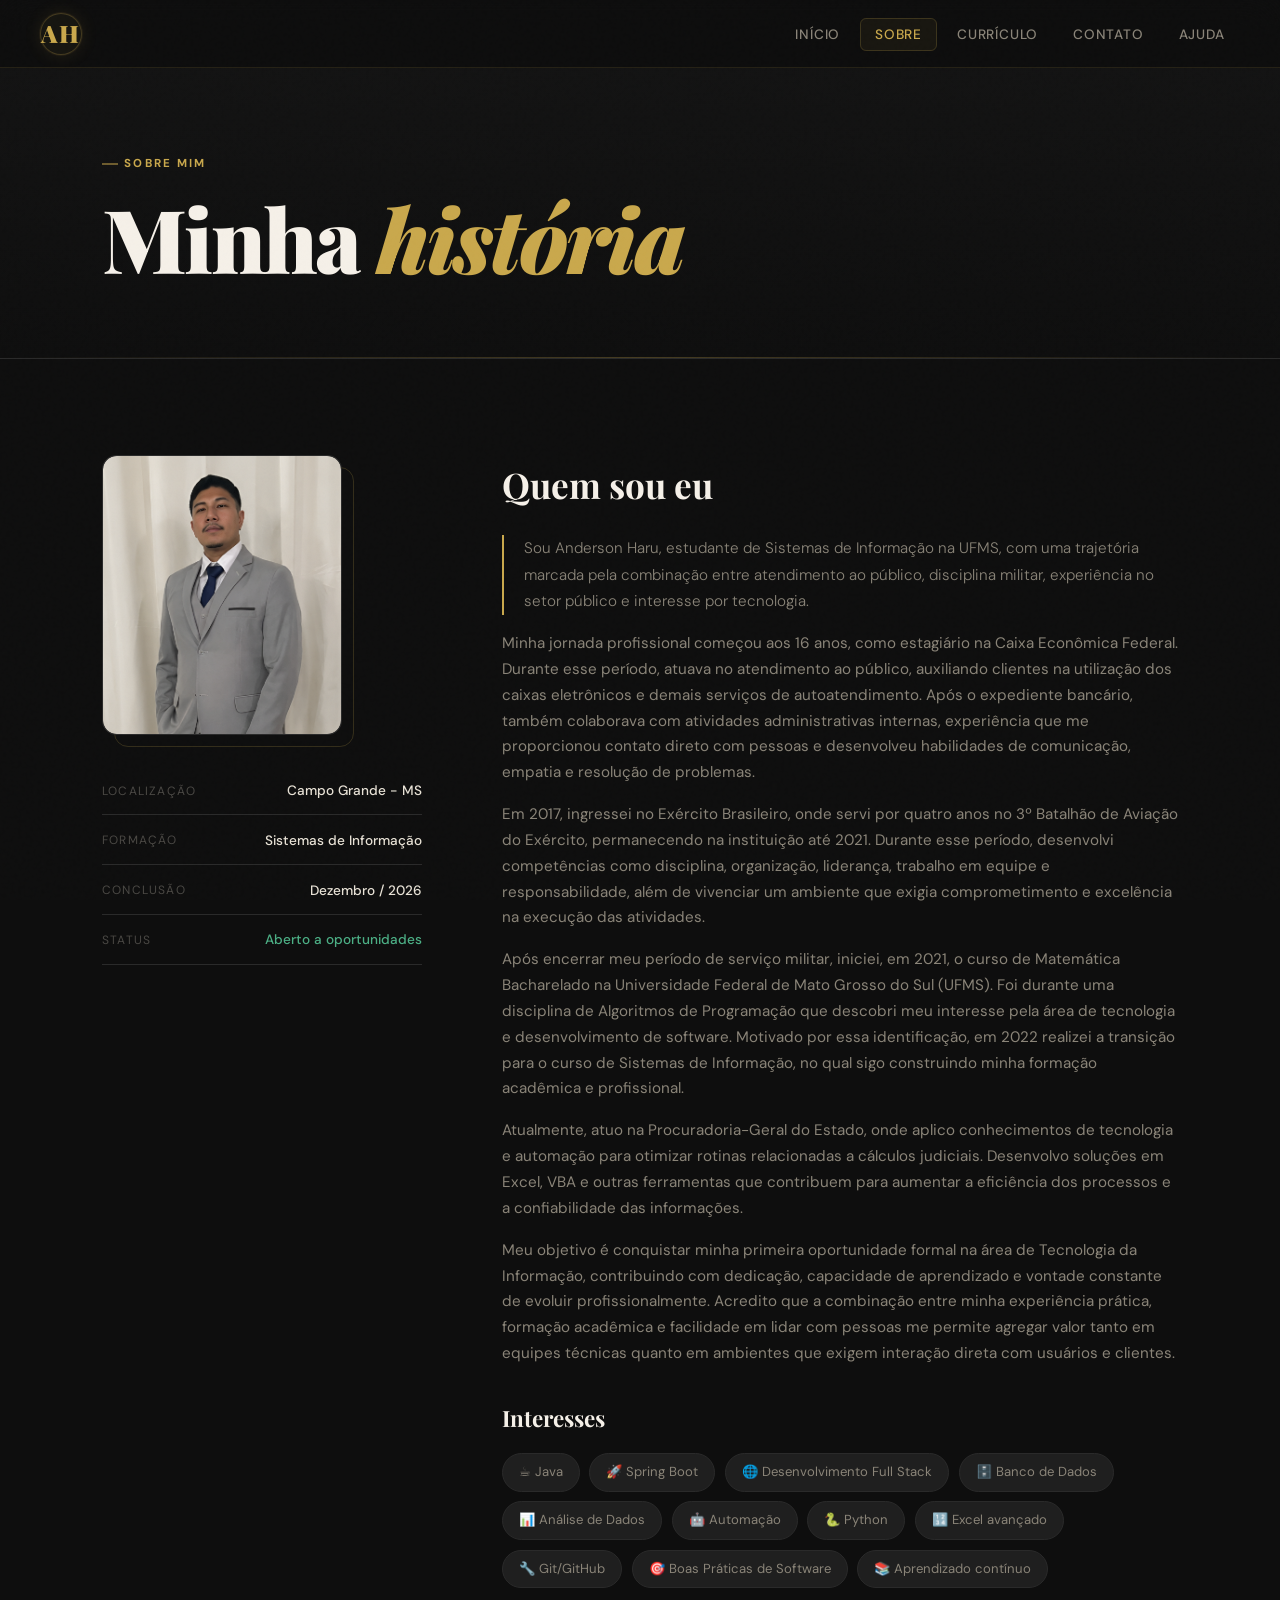
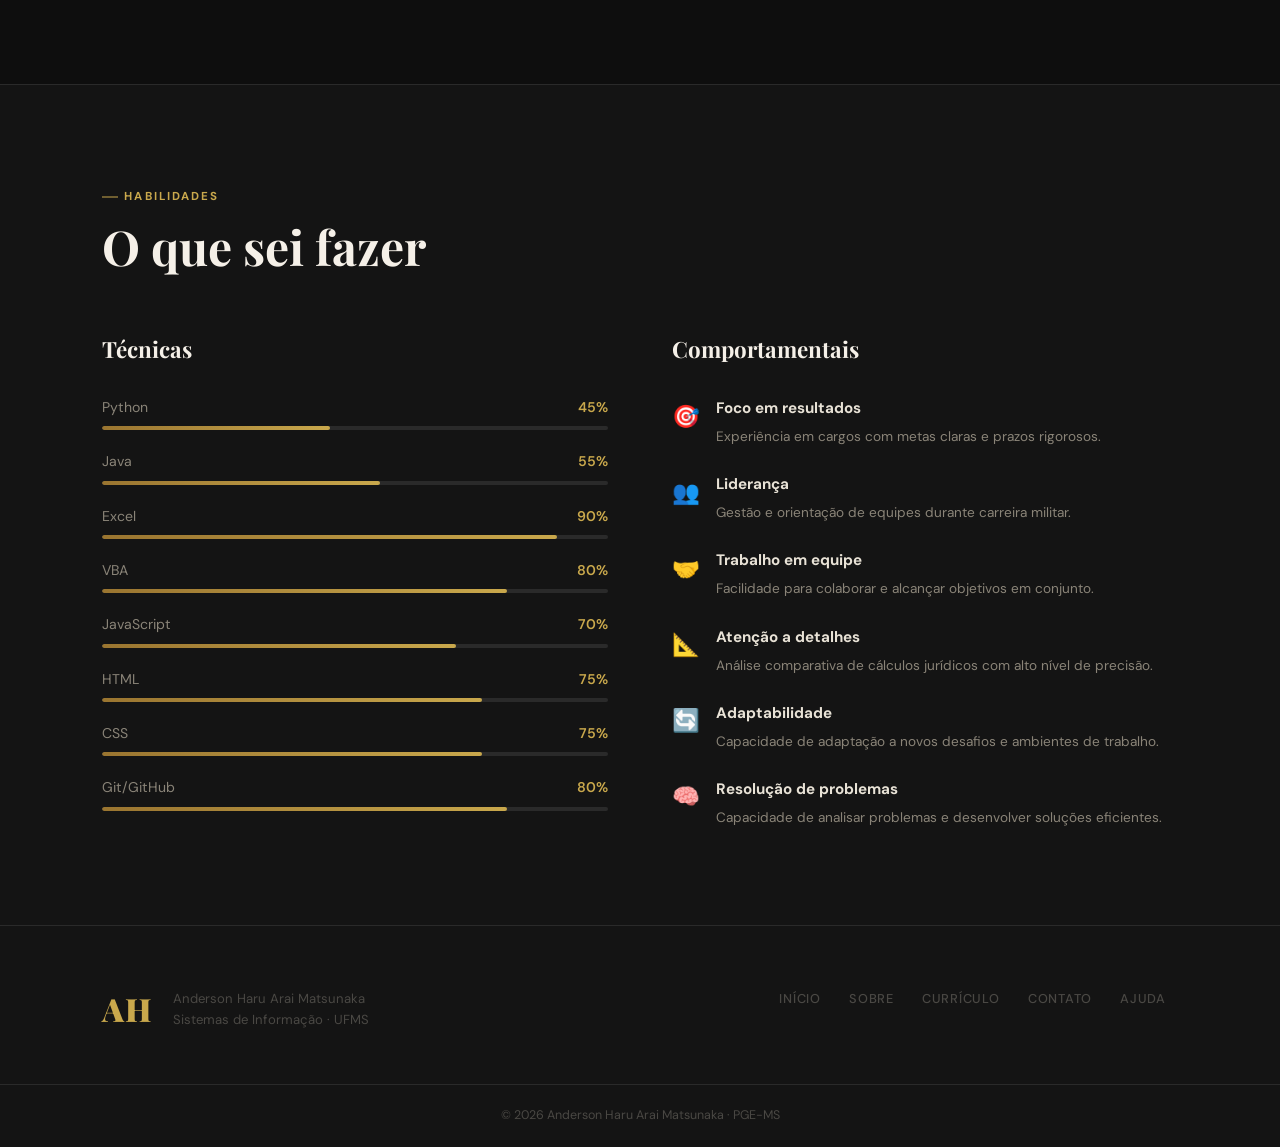
<file: sobre.html>
<!DOCTYPE html>
<html lang="pt-br">
<head>
  <meta charset="UTF-8">
  <meta name="viewport" content="width=device-width, initial-scale=1.0">
  <title>Sobre - Anderson Haru</title>
  <link rel="preconnect" href="https://fonts.googleapis.com">
  <link href="https://fonts.googleapis.com/css2?family=Playfair+Display:wght@400;700;900&family=DM+Sans:wght@300;400;500&display=swap" rel="stylesheet">
  <link rel="stylesheet" href="style.css">
</head>
<body>

  <div id="header"></div>

  <section class="page-hero">
    <div class="container">
      <span class="section-tag">Sobre mim</span>
      <h1 class="page-title">Minha <em>história</em></h1>
    </div>
  </section>

  <section class="section about-main">
    <div class="container about-grid">
      <div class="about-photo-col">
        <div class="photo-frame">
          <div class="photo-placeholder">
            <img src="img/perfil.png" alt="Anderson Haru" class="profile-photo">
          </div>
          <div class="photo-deco"></div>
        </div>
        <div class="about-quick-info">
          <div class="qi-item">
            <span class="qi-label">Localização</span>
            <span class="qi-value">Campo Grande - MS</span>
          </div>
          <div class="qi-item">
            <span class="qi-label">Formação</span>
            <span class="qi-value">Sistemas de Informação</span>
          </div>
          <div class="qi-item">
            <span class="qi-label">Conclusão</span>
            <span class="qi-value">Dezembro / 2026</span>
          </div>
          <div class="qi-item">
            <span class="qi-label">Status</span>
            <span class="qi-value qi-green">Aberto a oportunidades</span>
          </div>
        </div>
      </div>

      <div class="about-text-col">
        <h2>Quem sou eu</h2>

        <p class="about-lead">Sou Anderson Haru, estudante de Sistemas de Informação na UFMS, com uma trajetória marcada pela combinação entre atendimento ao público, disciplina militar, experiência no setor público e interesse por tecnologia.</p>

        <p>Minha jornada profissional começou aos 16 anos, como estagiário na Caixa Econômica Federal. Durante esse período, atuava no atendimento ao público, auxiliando clientes na utilização dos caixas eletrônicos e demais serviços de autoatendimento. Após o expediente bancário, também colaborava com atividades administrativas internas, experiência que me proporcionou contato direto com pessoas e desenvolveu habilidades de comunicação, empatia e resolução de problemas.</p>

        <p>Em 2017, ingressei no Exército Brasileiro, onde servi por quatro anos no 3º Batalhão de Aviação do Exército, permanecendo na instituição até 2021. Durante esse período, desenvolvi competências como disciplina, organização, liderança, trabalho em equipe e responsabilidade, além de vivenciar um ambiente que exigia comprometimento e excelência na execução das atividades.</p>

        <p>Após encerrar meu período de serviço militar, iniciei, em 2021, o curso de Matemática Bacharelado na Universidade Federal de Mato Grosso do Sul (UFMS). Foi durante uma disciplina de Algoritmos de Programação que descobri meu interesse pela área de tecnologia e desenvolvimento de software. Motivado por essa identificação, em 2022 realizei a transição para o curso de Sistemas de Informação, no qual sigo construindo minha formação acadêmica e profissional.</p>

        <p>Atualmente, atuo na Procuradoria-Geral do Estado, onde aplico conhecimentos de tecnologia e automação para otimizar rotinas relacionadas a cálculos judiciais. Desenvolvo soluções em Excel, VBA e outras ferramentas que contribuem para aumentar a eficiência dos processos e a confiabilidade das informações.</p>

        <p>Meu objetivo é conquistar minha primeira oportunidade formal na área de Tecnologia da Informação, contribuindo com dedicação, capacidade de aprendizado e vontade constante de evoluir profissionalmente. Acredito que a combinação entre minha experiência prática, formação acadêmica e facilidade em lidar com pessoas me permite agregar valor tanto em equipes técnicas quanto em ambientes que exigem interação direta com usuários e clientes.</p>

        <h3>Interesses</h3>
        <div class="interests-grid">
          <div class="interest-chip">☕ Java</div>
          <div class="interest-chip">🚀 Spring Boot</div>
          <div class="interest-chip">🌐 Desenvolvimento Full Stack</div>
          <div class="interest-chip">🗄️ Banco de Dados</div>
          <div class="interest-chip">📊 Análise de Dados</div>
          <div class="interest-chip">🤖 Automação</div>
          <div class="interest-chip">🐍 Python</div>
          <div class="interest-chip">🔢 Excel avançado</div>
          <div class="interest-chip">🔧 Git/GitHub</div>
          <div class="interest-chip">🎯 Boas Práticas de Software</div>
          <div class="interest-chip">📚 Aprendizado contínuo</div>
        </div>
      </div>
    </div>
  </section>

  <!-- HABILIDADES -->
  <section class="section skills-section">
    <div class="container">
      <div class="section-header">
        <span class="section-tag">Habilidades</span>
        <h2>O que sei fazer</h2>
      </div>

      <div class="skills-cols">
        <div class="skills-col">
          <h3>Técnicas</h3>
          <div class="skill-bar-list">
            <div class="skill-item">
              <div class="skill-name"><span>Python</span><span>45%</span></div>
              <div class="skill-track"><div class="skill-fill" style="width:45%"></div></div>
            </div>
            <div class="skill-item">
              <div class="skill-name"><span>Java</span><span>55%</span></div>
              <div class="skill-track"><div class="skill-fill" style="width:55%"></div></div>
            </div>
            <div class="skill-item">
              <div class="skill-name"><span>Excel</span><span>90%</span></div>
              <div class="skill-track"><div class="skill-fill" style="width:90%"></div></div>
            </div>
            <div class="skill-item">
              <div class="skill-name"><span>VBA</span><span>80%</span></div>
              <div class="skill-track"><div class="skill-fill" style="width:80%"></div></div>
            </div>
            <div class="skill-item">
              <div class="skill-name"><span>JavaScript</span><span>70%</span></div>
              <div class="skill-track"><div class="skill-fill" style="width:70%"></div></div>
            </div>
            <div class="skill-item">
              <div class="skill-name"><span>HTML</span><span>75%</span></div>
              <div class="skill-track"><div class="skill-fill" style="width:75%"></div></div>
            </div>
            <div class="skill-item">
              <div class="skill-name"><span>CSS</span><span>75%</span></div>
              <div class="skill-track"><div class="skill-fill" style="width:75%"></div></div>
            </div>
            <div class="skill-item">
              <div class="skill-name"><span>Git/GitHub</span><span>80%</span></div>
              <div class="skill-track"><div class="skill-fill" style="width:80%"></div></div>
            </div>
          </div>
        </div>
        <div class="skills-col">
          <h3>Comportamentais</h3>

          <div class="soft-skills">

            <div class="soft-item">
              <span class="soft-icon">🎯</span>
              <div>
                <strong>Foco em resultados</strong>
                <p>Experiência em cargos com metas claras e prazos rigorosos.</p>
              </div>
            </div>

            <div class="soft-item">
              <span class="soft-icon">👥</span>
              <div>
                <strong>Liderança</strong>
                <p>Gestão e orientação de equipes durante carreira militar.</p>
              </div>
            </div>

            <div class="soft-item">
              <span class="soft-icon">🤝</span>
              <div>
                <strong>Trabalho em equipe</strong>
                <p>Facilidade para colaborar e alcançar objetivos em conjunto.</p>
              </div>
            </div>

            <div class="soft-item">
              <span class="soft-icon">📐</span>
              <div>
                <strong>Atenção a detalhes</strong>
                <p>Análise comparativa de cálculos jurídicos com alto nível de precisão.</p>
              </div>
            </div>

            <div class="soft-item">
              <span class="soft-icon">🔄</span>
              <div>
                <strong>Adaptabilidade</strong>
                <p>Capacidade de adaptação a novos desafios e ambientes de trabalho.</p>
              </div>
            </div>

            <div class="soft-item">
              <span class="soft-icon">🧠</span>
              <div>
                <strong>Resolução de problemas</strong>
                <p>Capacidade de analisar problemas e desenvolver soluções eficientes.</p>
              </div>
            </div>

          </div>
        </div>
      </div>
    </div>
  </section>

  <div id="footer"></div>

  <script src="main.js"></script>
</body>
</html>
</file>
<file: style.css>
/* =============================================
   ANDERSON HARU — PORTFOLIO
   Direção: Editorial Dark · Tipografia expressiva
   Fonte: Playfair Display + DM Sans
   Paleta: Carvão profundo · Ouro · Off-white
   ============================================= */

/* ---------- RESET & BASE ---------- */
*, *::before, *::after { box-sizing: border-box; margin: 0; padding: 0; }

:root {
  --bg:        #0e0e0e;
  --bg2:       #141414;
  --bg3:       #1c1c1c;
  --surface:   #1f1f1f;
  --border:    #2a2a2a;
  --gold:      #c9a84c;
  --gold-lt:   #e4c472;
  --gold-dk:   #9a7530;
  --text:      #e8e2d6;
  --text-dim:  #8a8478;
  --text-mute: #4a4844;
  --white:     #f5f0e8;
  --red:       #e05a4e;
  --green:     #4caf85;

  --font-display: 'Playfair Display', Georgia, serif;
  --font-body:    'DM Sans', system-ui, sans-serif;

  --radius:  6px;
  --radius-lg: 14px;
  --shadow:  0 4px 24px rgba(0,0,0,0.45);
  --shadow-gold: 0 0 0 1px var(--gold-dk), 0 8px 32px rgba(201,168,76,0.12);

  --nav-h: 68px;
  --max-w: 1140px;
  --transition: 0.28s cubic-bezier(0.4,0,0.2,1);
}

html { scroll-behavior: smooth; }

body {
  background: var(--bg);
  color: var(--text);
  font-family: var(--font-body);
  font-size: 16px;
  line-height: 1.7;
  overflow-x: hidden;
}

/* Grain overlay */
body::before {
  content: '';
  position: fixed;
  inset: 0;
  background-image: url("data:image/svg+xml,%3Csvg viewBox='0 0 256 256' xmlns='http://www.w3.org/2000/svg'%3E%3Cfilter id='noise'%3E%3CfeTurbulence type='fractalNoise' baseFrequency='0.9' numOctaves='4' stitchTiles='stitch'/%3E%3C/filter%3E%3Crect width='100%25' height='100%25' filter='url(%23noise)' opacity='0.04'/%3E%3C/svg%3E");
  pointer-events: none;
  z-index: 9999;
  opacity: 0.4;
}

a { color: var(--gold); text-decoration: none; transition: color var(--transition); }
a:hover { color: var(--gold-lt); }

img { display: block; max-width: 100%; }
ul { list-style: none; }

/* ---------- SCROLLBAR ---------- */
::-webkit-scrollbar { width: 6px; }
::-webkit-scrollbar-track { background: var(--bg); }
::-webkit-scrollbar-thumb { background: var(--border); border-radius: 3px; }
::-webkit-scrollbar-thumb:hover { background: var(--gold-dk); }

/* ---------- SELECTION ---------- */
::selection { background: var(--gold-dk); color: var(--white); }

/* ---------- UTILITY ---------- */
.container { max-width: var(--max-w); margin: 0 auto; padding: 0 2rem; }
.section { padding: 96px 0; }
.hidden { display: none !important; }

/* =============================================
   NAVBAR
   ============================================= */
.navbar {
  position: fixed;
  top: 0; left: 0; right: 0;
  height: var(--nav-h);
  display: flex;
  align-items: center;
  justify-content: space-between;
  padding: 0 2.5rem;
  z-index: 1000;
  background: rgba(14,14,14,0.85);
  backdrop-filter: blur(18px) saturate(1.4);
  border-bottom: 1px solid rgba(201,168,76,0.12);
  transition: box-shadow var(--transition);
}

.navbar.scrolled {
  box-shadow: 0 2px 32px rgba(0,0,0,0.6);
}

.nav-logo {
  font-family: var(--font-display);
  font-size: 1.5rem;
  font-weight: 900;
  color: var(--gold);
  letter-spacing: 0.08em;
  cursor: default;
  user-select: none;
}

.nav-links {
  display: flex;
  gap: 0.25rem;
  align-items: center;
}

.nav-links a {
  color: var(--text-dim);
  font-size: 0.85rem;
  font-weight: 500;
  letter-spacing: 0.06em;
  text-transform: uppercase;
  padding: 0.45rem 0.9rem;
  border-radius: var(--radius);
  border: 1px solid transparent;
  transition: all var(--transition);
  position: relative;
}

.nav-links a::after {
  content: '';
  position: absolute;
  bottom: -2px; left: 50%;
  width: 0; height: 1px;
  background: var(--gold);
  transform: translateX(-50%);
  transition: width var(--transition);
}

.nav-links a:hover { color: var(--text); }
.nav-links a:hover::after { width: 60%; }

.nav-links a.active {
  color: var(--gold);
  border-color: rgba(201,168,76,0.2);
  background: rgba(201,168,76,0.06);
}

.nav-logo a {
  display: flex;
  align-items: center;
  justify-content: center;

  width: 42px;
  height: 42px;

  border-radius: 50%;

  border: 1px solid rgba(201,168,76,0.25);

  background: rgba(201,168,76,0.05);

  box-shadow:
  0 0 0 1px rgba(201,168,76,0.08),
  0 0 18px rgba(201,168,76,0.12);
}

.hamburger {
  display: none;
  align-items: center;
  justify-content: center;

  width: 46px;
  height: 46px;

  background: rgba(255,255,255,0.04);
  border: 1px solid rgba(201,168,76,0.15);

  color: var(--gold);

  border-radius: 12px;
  cursor: pointer;

  transition: all .3s ease;
}

.hamburger:hover {
  background: rgba(201,168,76,0.08);
  border-color: var(--gold);
  transform: translateY(-2px);
}

/* RESPONSIVIDADE */
@media (max-width: 768px) {

  .navbar {
    padding: 0 1.2rem;
    height: 72px;
  }

  .nav-logo {
    font-size: 1.7rem;
  }

  .hamburger {
    display: flex;
  }

  .nav-links {
    position: fixed;
    z-index: 1100;

    top: 85px;
    left: 1rem;
    right: 1rem;

    flex-direction: column;
    gap: 0.75rem;

    padding: 1rem;

    background: rgba(18,18,18,0.95);
    backdrop-filter: blur(20px);

    border: 1px solid rgba(201,168,76,0.15);
    border-radius: 18px;

    box-shadow:
      0 10px 40px rgba(0,0,0,0.4);

    opacity: 0;
    visibility: hidden;
    transform: translateY(-15px);

    transition: all .35s ease;
  }

  .nav-links.open {
    opacity: 1;
    visibility: visible;
    transform: translateY(0);
  }

  .nav-links li {
    width: 100%;
  }

  .nav-links a {
    width: 100%;
    display: block;

    text-align: center;

    padding: 1rem;

    border-radius: 12px;

    font-size: 0.9rem;

    background: rgba(255,255,255,0.02);
  }

  .nav-links a:hover {
    background: rgba(201,168,76,0.08);
  }

}

/* =============================================
   BUTTONS
   ============================================= */
.btn-primary {
  display: inline-flex;
  align-items: center;
  gap: 0.5rem;
  background: var(--gold);
  color: #0e0e0e;
  font-family: var(--font-body);
  font-size: 0.85rem;
  font-weight: 700;
  letter-spacing: 0.07em;
  text-transform: uppercase;
  padding: 0.85rem 2rem;
  border-radius: var(--radius);
  border: none;
  cursor: pointer;
  transition: all var(--transition);
  text-decoration: none;
  position: relative;
  overflow: hidden;
}
.btn-primary::before {
  content: '';
  position: absolute;
  inset: 0;
  background: linear-gradient(135deg, rgba(255,255,255,0.15) 0%, transparent 60%);
  opacity: 0;
  transition: opacity var(--transition);
}
.btn-primary:hover { background: var(--gold-lt); color: #0e0e0e; transform: translateY(-2px); box-shadow: 0 8px 24px rgba(201,168,76,0.3); }
.btn-primary:hover::before { opacity: 1; }
.btn-primary:active { transform: translateY(0); }

.btn-outline {
  display: inline-flex;
  align-items: center;
  gap: 0.5rem;
  background: transparent;
  color: var(--text-dim);
  font-family: var(--font-body);
  font-size: 0.85rem;
  font-weight: 500;
  letter-spacing: 0.06em;
  text-transform: uppercase;
  padding: 0.85rem 2rem;
  border-radius: var(--radius);
  border: 1px solid var(--border);
  cursor: pointer;
  transition: all var(--transition);
  text-decoration: none;
}
.btn-outline:hover { border-color: var(--gold); color: var(--gold); background: rgba(201,168,76,0.06); }

.btn-sm { padding: 0.55rem 1.2rem; font-size: 0.78rem; }
.btn-full { width: 100%; justify-content: center; }

/* =============================================
   SECTION HEADERS
   ============================================= */
.section-tag {
  display: inline-block;
  font-size: 0.72rem;
  font-weight: 700;
  letter-spacing: 0.18em;
  text-transform: uppercase;
  color: var(--gold);
  margin-bottom: 0.75rem;
  position: relative;
  padding-left: 1.4rem;
}
.section-tag::before {
  content: '';
  position: absolute;
  left: 0; top: 50%;
  width: 16px; height: 1px;
  background: var(--gold);
  transform: translateY(-50%);
}

.section-header { margin-bottom: 3.5rem; }
.section-header h2 {
  font-family: var(--font-display);
  font-size: clamp(2rem, 4vw, 3rem);
  font-weight: 700;
  color: var(--white);
  line-height: 1.15;
}
.section-header h2 em { color: var(--gold); font-style: italic; }

/* =============================================
   HERO
   ============================================= */
.hero {
  min-height: 100vh;
  display: flex;
  align-items: center;
  position: relative;
  overflow: hidden;
  padding-top: var(--nav-h);
  background: radial-gradient(ellipse 80% 60% at 70% 40%, rgba(201,168,76,0.05) 0%, transparent 70%),
              linear-gradient(180deg, var(--bg) 0%, #0a0a0a 100%);
}

.hero-bg-text {
  position: absolute;
  right: -2vw;
  top: 50%;
  transform: translateY(-50%);
  font-family: var(--font-display);
  font-size: clamp(18vw, 22vw, 300px);
  font-weight: 900;
  color: transparent;
  -webkit-text-stroke: 1px rgba(201,168,76,0.20);
  line-height: 1;
  pointer-events: none;
  user-select: none;
  letter-spacing: -0.04em;
}

.hero-content {
  position: relative;
  z-index: 2;
  padding: 0 2.5rem;
  max-width: 720px;
  animation: fadeUp 0.9s cubic-bezier(0.4,0,0.2,1) both;
}

.hero-tag {
  display: inline-block;
  font-size: 0.75rem;
  font-weight: 500;
  letter-spacing: 0.18em;
  text-transform: uppercase;
  color: var(--gold);
  border: 1px solid rgba(201,168,76,0.3);
  padding: 0.4rem 1rem;
  border-radius: 100px;
  margin-bottom: 1.75rem;
  animation: fadeUp 0.9s 0.1s cubic-bezier(0.4,0,0.2,1) both;
}

.hero-title {
  font-family: var(--font-display);
  font-size: clamp(4rem, 9vw, 8rem);
  font-weight: 900;
  line-height: 0.9;
  color: var(--white);
  letter-spacing: -0.03em;
  margin-bottom: 1.5rem;
  animation: fadeUp 0.9s 0.2s cubic-bezier(0.4,0,0.2,1) both;
}
.hero-title em {
  color: var(--gold);
  font-style: italic;
  display: block;
}

.hero-subtitle {
  font-size: 1.15rem;
  color: var(--text-dim);
  max-width: 480px;
  margin-bottom: 2.5rem;
  font-weight: 300;
  line-height: 1.65;
  animation: fadeUp 0.9s 0.3s cubic-bezier(0.4,0,0.2,1) both;
}

.hero-cta {
  display: flex;
  gap: 1rem;
  flex-wrap: wrap;
  animation: fadeUp 0.9s 0.4s cubic-bezier(0.4,0,0.2,1) both;
}

.hero-scroll {
  position: absolute;
  bottom: 2.5rem;
  left: 2.5rem;
  display: flex;
  align-items: center;
  gap: 1rem;
  font-size: 0.7rem;
  letter-spacing: 0.16em;
  text-transform: uppercase;
  color: var(--text-mute);
  animation: fadeUp 0.9s 0.6s cubic-bezier(0.4,0,0.2,1) both;
}
.scroll-line {
  width: 40px; height: 1px;
  background: var(--text-mute);
  animation: scrollPulse 2s ease-in-out infinite;
}

/* =============================================
   PAGE HERO (inner pages)
   ============================================= */
.page-hero {
  padding: calc(var(--nav-h) + 5rem) 0 4rem;
  position: relative;
  overflow: hidden;
  background: linear-gradient(180deg, var(--bg2) 0%, var(--bg) 100%);
  border-bottom: 1px solid var(--border);
}
.page-hero::before {
  content: '';
  position: absolute;
  bottom: 0; left: 0; right: 0;
  height: 1px;
  background: linear-gradient(90deg, transparent, var(--gold), transparent);
  opacity: 0.3;
}
.page-title {
  font-family: var(--font-display);
  font-size: clamp(3rem, 7vw, 5.5rem);
  font-weight: 900;
  color: var(--white);
  letter-spacing: -0.03em;
  line-height: 1;
  margin-top: 0.5rem;
  margin-bottom: 0.8rem;
}
.page-title em { color: var(--gold); font-style: italic; }

/* =============================================
   HIGHLIGHTS / CARDS GRID
   ============================================= */
.highlights { background: var(--bg); }

.cards-grid {
  display: grid;
  grid-template-columns: repeat(3, 1fr);
  grid-template-rows: auto auto;
  gap: 1.25rem;
}
.card-lg { grid-column: span 3; grid-template-columns: 1fr 2fr 1fr; align-items: center; gap: 2rem; }

.card {
  background: var(--surface);
  border: 1px solid var(--border);
  border-radius: var(--radius-lg);
  padding: 2rem;
  transition: all var(--transition);
  position: relative;
  overflow: hidden;
}
.card::before {
  content: '';
  position: absolute;
  inset: 0;
  background: linear-gradient(135deg, rgba(201,168,76,0.04) 0%, transparent 60%);
  opacity: 0;
  transition: opacity var(--transition);
}
.card:hover { border-color: rgba(201,168,76,0.35); transform: translateY(-4px); box-shadow: var(--shadow-gold); }
.card:hover::before { opacity: 1; }

.card-icon { font-size: 2rem; margin-bottom: 1rem; }
.card-lg .card-icon { font-size: 2.8rem; margin-bottom: 0; }
.card h3 { font-family: var(--font-display); font-size: 1.3rem; font-weight: 700; color: var(--white); margin-bottom: 0.6rem; }
.card p { font-size: 0.9rem; color: var(--text-dim); line-height: 1.6; }
.card-tag {
  display: inline-block;
  margin-top: 1rem;
  font-size: 0.7rem;
  font-weight: 700;
  letter-spacing: 0.12em;
  text-transform: uppercase;
  color: var(--gold-dk);
  background: rgba(201,168,76,0.08);
  border: 1px solid rgba(201,168,76,0.15);
  padding: 0.3rem 0.8rem;
  border-radius: 100px;
}

/* =============================================
   PROTOTYPES
   ============================================= */
.prototypes { background: var(--bg2); border-top: 1px solid var(--border); border-bottom: 1px solid var(--border); }

.proto-grid {
  display: grid;
  grid-template-columns: repeat(3, 1fr);
  gap: 1.5rem;
}

.proto-card {
  border-radius: var(--radius-lg);
  border: 1px solid var(--border);
  overflow: hidden;
  background: var(--surface);
  transition: all var(--transition);
}
.proto-card:hover { border-color: rgba(201,168,76,0.3); transform: translateY(-4px); box-shadow: var(--shadow-gold); }

.proto-preview {
  height: 180px;
  position: relative;
  display: flex;
  align-items: center;
  justify-content: center;
  overflow: hidden;
}
.proto-p1 { background: linear-gradient(135deg, #1a1612 0%, #2a2218 100%); }
.proto-p2 { background: linear-gradient(135deg, #121a1a 0%, #182424 100%); }
.proto-p3 { background: linear-gradient(135deg, #1a1218 0%, #241824 100%); }

/*
Quando trocar os mockups genéricos do index.htlm, coloque o código comentado no lugar dos proto-px acima.

.proto-p1 {
  background-image:
    linear-gradient(rgba(0,0,0,.45), rgba(0,0,0,.45)),
    url("img/biblioteca.png");
  background-size: cover;
  background-position: center;
}

.proto-p2 {
  background-image:
    linear-gradient(rgba(0,0,0,.45), rgba(0,0,0,.45)),
    url("img/ucalc.png");
  background-size: cover;
  background-position: center;
}

.proto-p3 {
  background-image:
    linear-gradient(rgba(0,0,0,.45), rgba(0,0,0,.45)),
    url("img/pprec.png");
  background-size: cover;
  background-position: center;
}

EFEITO PROFISSIONAL:

.proto-preview {
  transition: transform .4s ease;
}

.proto-card:hover .proto-preview {
  transform: scale(1.05);
}
*/

.proto-label {
  position: absolute;
  top: 1rem; left: 1rem;
  font-size: 0.68rem;
  font-weight: 700;
  letter-spacing: 0.15em;
  text-transform: uppercase;
  color: var(--gold);
  background: rgba(201,168,76,0.12);
  border: 1px solid rgba(201,168,76,0.2);
  padding: 0.25rem 0.7rem;
  border-radius: 100px;
}

/* Mockup elements */
.proto-mockup { width: 75%; }
.mock-bar { height: 28px; background: rgba(201,168,76,0.12); border-radius: 4px; margin-bottom: 10px; }
.mock-lines { display: flex; flex-direction: column; gap: 7px; }
.ml { height: 7px; background: rgba(255,255,255,0.07); border-radius: 2px; }
.ml-80 { width: 80%; }
.ml-60 { width: 60%; }
.ml-70 { width: 70%; }

.mock-grid { display: grid; grid-template-columns: 1fr 1fr; gap: 8px; }
.mg { height: 38px; background: rgba(255,255,255,0.07); border-radius: 4px; }
.mg:first-child { background: rgba(201,168,76,0.14); }

.mock-form { display: flex; flex-direction: column; gap: 10px; }
.mf-input { height: 28px; background: rgba(255,255,255,0.07); border-radius: 4px; border: 1px solid rgba(255,255,255,0.06); }
.mf-btn { height: 32px; background: var(--gold-dk); border-radius: 4px; opacity: 0.7; }

.proto-info { padding: 1.4rem 1.5rem 1.5rem; }
.proto-info h4 { font-family: var(--font-display); font-size: 1.05rem; font-weight: 700; color: var(--white); margin-bottom: 0.4rem; }
.proto-info p { font-size: 0.85rem; color: var(--text-dim); line-height: 1.55; margin-bottom: 0.8rem; }
.proto-tech {
  font-size: 0.68rem;
  font-weight: 700;
  letter-spacing: 0.12em;
  text-transform: uppercase;
  color: var(--gold-dk);
  background: rgba(201,168,76,0.07);
  border: 1px solid rgba(201,168,76,0.15);
  padding: 0.28rem 0.7rem;
  border-radius: 100px;
}

/* =============================================
   SOBRE PAGE
   ============================================= */
.about-main { background: var(--bg); }

.about-grid {
  display: grid;
  grid-template-columns: 320px 1fr;
  gap: 5rem;
  align-items: start;
}

.photo-frame {
  position: relative;
  width: 240px;
  margin-bottom: 2rem;
}
.photo-placeholder {
  width: 240px; height: 280px;
  background: linear-gradient(135deg, var(--bg3), var(--surface));
  border: 1px solid var(--border);
  border-radius: var(--radius-lg);
  display: flex;
  align-items: center;
  justify-content: center;
  font-family: var(--font-display);
  font-size: 4rem;
  font-weight: 900;
  color: var(--gold);
  letter-spacing: 0.05em;
  position: relative;
  z-index: 1;

  overflow: hidden;
}

.profile-photo {
  width: 100%;
  height: 100%;

  object-fit: cover;
  object-position: center 15%;

  border-radius: var(--radius-lg);

  display: block;
}

.photo-deco {
  position: absolute;
  bottom: -12px; right: -12px;
  width: 100%; height: 100%;
  border: 1px solid rgba(201,168,76,0.2);
  border-radius: var(--radius-lg);
  z-index: 0;
}

.about-quick-info { display: flex; flex-direction: column; gap: 0.1rem; }
.qi-item {
  display: flex;
  justify-content: space-between;
  align-items: center;
  padding: 0.75rem 0;
  border-bottom: 1px solid var(--border);
  font-size: 0.85rem;
}
.qi-label { color: var(--text-mute); font-size: 0.75rem; text-transform: uppercase; letter-spacing: 0.1em; }
.qi-value { color: var(--text); font-weight: 500; }
.qi-green { color: var(--green) !important; }

.about-text-col h2 {
  font-family: var(--font-display);
  font-size: 2.2rem;
  font-weight: 700;
  color: var(--white);
  margin-bottom: 1.25rem;
}
.about-lead {
  font-size: 1.1rem;
  color: var(--text);
  font-weight: 300;
  line-height: 1.75;
  margin-bottom: 1.2rem;
  padding-left: 1.25rem;
  border-left: 2px solid var(--gold);
}
.about-text-col p { color: var(--text-dim); margin-bottom: 1rem; font-size: 0.95rem; }
.about-text-col h3 {
  font-family: var(--font-display);
  font-size: 1.4rem;
  color: var(--white);
  margin: 2rem 0 1rem;
}

.interests-grid { display: flex; flex-wrap: wrap; gap: 0.6rem; }
.interest-chip {
  background: var(--surface);
  border: 1px solid var(--border);
  color: var(--text-dim);
  font-size: 0.82rem;
  padding: 0.45rem 1rem;
  border-radius: 100px;
  transition: all var(--transition);
  cursor: default;
}
.interest-chip:hover { border-color: var(--gold); color: var(--gold); background: rgba(201,168,76,0.07); }

@media (max-width: 768px) {

  .about-grid {
    grid-template-columns: 1fr;
    gap: 3rem;
  }

  .about-photo-col {
    display: flex;
    flex-direction: column;
    align-items: center;
  }

  .photo-frame {
    width: min(80vw, 320px);
    margin: 0 auto 2rem;
  }

  .photo-placeholder {
    width: 100%;
    aspect-ratio: 4 / 5;
    overflow: hidden;
  }

  .photo-deco {
    bottom: -10px;
    right: -10px;
  }

  .profile-photo {
    width: 100%;
    height: 100%;
    object-fit: cover;
    object-position: center 15%;
  }
}


/* =============================================
   ABOUT RESPONSIVO
   ============================================= */
@media (max-width: 768px) {

  .about-grid {
    grid-template-columns: 1fr;
    gap: 3rem;
  }

  .about-photo-col {
    width: 100%;
    text-align: center;
  }

  .photo-frame {
    width: 240px;
    margin: 0 auto 2rem;
  }

  .photo-placeholder {
    width: 240px;
    height: 280px;
  }

  .about-quick-info {
    width: 100%;
    max-width: 100%;
  }

  .qi-item {
    padding: 0.9rem 0;
  }

}


/* ---------- Skills ---------- */
.skills-section { background: var(--bg2); border-top: 1px solid var(--border); }

.skills-cols { display: grid; grid-template-columns: 1fr 1fr; gap: 4rem; }
.skills-col h3 {
  font-family: var(--font-display);
  font-size: 1.4rem;
  color: var(--white);
  margin-bottom: 1.75rem;
}

.skill-bar-list { display: flex; flex-direction: column; gap: 1.25rem; }
.skill-item { }
.skill-name { display: flex; justify-content: space-between; font-size: 0.88rem; color: var(--text-dim); margin-bottom: 0.4rem; }
.skill-name span:last-child { color: var(--gold); font-weight: 600; }
.skill-track { height: 4px; background: var(--border); border-radius: 2px; overflow: hidden; }
.skill-fill {
  height: 100%;
  background: linear-gradient(90deg, var(--gold-dk), var(--gold));
  border-radius: 2px;
  transform-origin: left;
  animation: fillBar 1.2s cubic-bezier(0.4,0,0.2,1) both;
  animation-delay: 0.3s;
}

.soft-skills { display: flex; flex-direction: column; gap: 1.5rem; }
.soft-item { display: flex; gap: 1rem; align-items: flex-start; }
.soft-icon { font-size: 1.4rem; flex-shrink: 0; padding-top: 0.1rem; }
.soft-item strong { display: block; color: var(--text); font-size: 0.95rem; margin-bottom: 0.2rem; }
.soft-item p { font-size: 0.85rem; color: var(--text-dim); margin: 0; }

/* =============================================
   CURRÍCULO PAGE
   ============================================= */
.cv-section { background: var(--bg); }

.cv-layout {
  display: grid;
  grid-template-columns: 270px 1fr;
  gap: 3.5rem;
  align-items: start;
}

/* --- Aside --- */
.cv-aside {
  position: sticky;
  top: calc(var(--nav-h) + 2rem);
  background: var(--surface);
  border: 1px solid var(--border);
  border-radius: var(--radius-lg);
  overflow: hidden;
}

.cv-profile {
  padding: 2rem;
  background: linear-gradient(135deg, var(--bg3), var(--surface));
  border-bottom: 1px solid var(--border);
  text-align: center;
}
.cv-avatar {
  width: 72px; height: 72px;
  background: linear-gradient(135deg, var(--gold-dk), var(--gold));
  border-radius: 50%;
  display: flex; align-items: center; justify-content: center;
  font-family: var(--font-display);
  font-size: 1.5rem;
  font-weight: 900;
  color: #0e0e0e;
  margin: 0 auto 1rem;
}
.cv-profile h2 { font-family: var(--font-display); font-size: 1.15rem; color: var(--white); margin-bottom: 0.2rem; }
.cv-profile p { font-size: 0.8rem; color: var(--text-mute); }

.cv-block { padding: 1.4rem 1.5rem; border-bottom: 1px solid var(--border); }
.cv-block:last-child { border-bottom: none; }
.cv-block-title {
  font-size: 0.68rem;
  font-weight: 700;
  letter-spacing: 0.18em;
  text-transform: uppercase;
  color: var(--gold);
  margin-bottom: 1rem;
}

.cv-contact-list { display: flex; flex-direction: column; gap: 0.75rem; }
.cv-contact-list li { display: flex; align-items: flex-start; gap: 0.6rem; font-size: 0.82rem; color: var(--text-dim); }
.cv-contact-icon { font-size: 1rem; flex-shrink: 0; margin-top: 0.1rem; }
.cv-contact-icon img {
  width: 20px;
  height: 20px;
  object-fit: contain;

  filter: brightness(0) invert(1);
}
.cv-contact-list a { color: var(--text-dim); word-break: break-all; }
.cv-contact-list a:hover { color: var(--gold); }

.cv-tags { display: flex; flex-wrap: wrap; gap: 0.4rem; }
.cv-tag {
  font-size: 0.72rem;
  color: var(--text-dim);
  background: var(--bg3);
  border: 1px solid var(--border);
  padding: 0.25rem 0.65rem;
  border-radius: 100px;
  transition: all var(--transition);
}
.cv-tag:hover { border-color: var(--gold); color: var(--gold); }

.cv-lang { display: flex; flex-direction: column; gap: 0.85rem; }
.lang-item { display: flex; justify-content: space-between; align-items: center; font-size: 0.85rem; color: var(--text-dim); }
.lang-dots { display: flex; gap: 4px; }
.dot {
  width: 8px; height: 8px;
  border-radius: 50%;
  background: var(--border);
}
.dot.filled { background: var(--gold); }

/* --- Main CV --- */
.cv-main { display: flex; flex-direction: column; gap: 3.5rem; }

.cv-section-block { }
.cv-section-title {
  font-family: var(--font-display);
  font-size: 1.5rem;
  color: var(--white);
  margin-bottom: 1.75rem;
  padding-bottom: 0.75rem;
  border-bottom: 1px solid var(--border);
  display: flex;
  align-items: center;
  gap: 0.6rem;
}
.cv-section-icon { font-size: 1.1rem; }


.cv-perfil-text {
  font-size: 0.95rem;
  color: var(--text-dim);
  line-height: 1.75;
  padding-left: 1.25rem;
  border-left: 2px solid var(--gold);
}

/* Timeline */
.timeline { display: flex; flex-direction: column; gap: 0; }
.tl-item {
  display: grid;
  grid-template-columns: 1rem 1fr;
  gap: 0 1.5rem;
  position: relative;
}
.tl-item:not(:last-child)::before {
  content: '';
  position: absolute;
  left: calc(0.5rem - 0.5px);
  top: 1.2rem;
  bottom: 0;
  width: 1px;
  background: var(--border);
}

.tl-dot {
  width: 1rem; height: 1rem;
  border-radius: 50%;
  background: var(--bg3);
  border: 2px solid var(--gold-dk);
  flex-shrink: 0;
  margin-top: 0.18rem;
  position: relative;
  z-index: 1;
}
.tl-dot-accent { background: var(--gold); border-color: var(--gold); }

.tl-content { padding-bottom: 2.25rem; }
.tl-header {
  display: flex;
  justify-content: space-between;
  align-items: flex-start;
  flex-wrap: wrap;
  gap: 0.25rem;
  margin-bottom: 0.3rem;
}
.tl-header h4 { font-family: var(--font-display); font-size: 1.1rem; color: var(--white); font-weight: 700; }
.tl-date {
  font-size: 0.75rem;
  font-weight: 600;
  letter-spacing: 0.08em;
  color: var(--gold);
  background: rgba(201,168,76,0.08);
  border: 1px solid rgba(201,168,76,0.15);
  padding: 0.2rem 0.65rem;
  border-radius: 100px;
  white-space: nowrap;
}
.tl-company { font-size: 0.83rem; color: var(--text-mute); margin-bottom: 0.85rem; display: block; }
.tl-tasks { padding-left: 0; }
.tl-tasks li {
  font-size: 0.88rem;
  color: var(--text-dim);
  padding: 0.3rem 0;
  padding-left: 1.2rem;
  position: relative;
  line-height: 1.55;
}
.tl-tasks li::before {
  content: '—';
  position: absolute;
  left: 0;
  color: var(--gold-dk);
}

/* Courses */
.courses-grid { display: grid; grid-template-columns: 1fr 1fr; gap: 1rem; }
.course-card {
  display: flex;
  align-items: flex-start;
  gap: 1rem;
  background: var(--surface);
  border: 1px solid var(--border);
  border-radius: var(--radius-lg);
  padding: 1.25rem 1.4rem;
  transition: all var(--transition);
}
.course-card:hover { border-color: rgba(201,168,76,0.3); transform: translateY(-2px); }
.course-icon { font-size: 1.6rem; flex-shrink: 0; }
.course-card strong { display: block; color: var(--white); font-size: 0.9rem; margin-bottom: 0.15rem; }
.course-card p { font-size: 0.8rem; color: var(--text-mute); margin: 0; }
.course-date {
  display: inline-block;
  margin-top: 0.4rem;
  font-size: 0.68rem;
  font-weight: 700;
  letter-spacing: 0.1em;
  text-transform: uppercase;
  color: var(--gold-dk);
}

/* =============================================
   CONTATO PAGE
   ============================================= */
.contact-section { background: var(--bg); }

.contact-layout {
  display: grid;
  grid-template-columns: 1fr 1.2fr;
  gap: 5rem;
  align-items: start;
}

.contact-info h2 {
  font-family: var(--font-display);
  font-size: 2rem;
  color: var(--white);
  margin-bottom: 1rem;
}
.contact-info > p {
  font-size: 0.95rem;
  color: var(--text-dim);
  line-height: 1.75;
  margin-bottom: 2.5rem;
}

.contact-channels { display: flex; flex-direction: column; gap: 0.75rem; }
.channel-item {
  display: flex;
  align-items: center;
  gap: 1rem;
  padding: 1rem 1.25rem;
  background: var(--surface);
  border: 1px solid var(--border);
  border-radius: var(--radius-lg);
  color: var(--text-dim);
  transition: all var(--transition);
}
.channel-item:hover { border-color: rgba(201,168,76,0.3); color: var(--text); background: rgba(201,168,76,0.04); transform: translateX(4px); }
.channel-icon { font-size: 1.4rem; flex-shrink: 0; }
.channel-item strong { display: block; font-size: 0.82rem; text-transform: uppercase; letter-spacing: 0.08em; color: var(--text-mute); margin-bottom: 0.1rem; }
.channel-item span { font-size: 0.88rem; }

/* --- Form --- */
.contact-form-wrap {
  background: var(--surface);
  border: 1px solid var(--border);
  border-radius: var(--radius-lg);
  padding: 2.5rem;
}

.form-group { margin-bottom: 1.5rem; }
.form-group label {
  display: block;
  font-size: 0.78rem;
  font-weight: 700;
  letter-spacing: 0.1em;
  text-transform: uppercase;
  color: var(--text-dim);
  margin-bottom: 0.6rem;
}
.required { color: var(--gold); }

.form-group input,
.form-group select,
.form-group textarea {
  width: 100%;
  background: var(--bg3);
  border: 1px solid var(--border);
  border-radius: var(--radius);
  color: var(--text);
  font-family: var(--font-body);
  font-size: 0.9rem;
  padding: 0.85rem 1rem;
  transition: all var(--transition);
  outline: none;
  appearance: none;
}
.form-group input::placeholder,
.form-group textarea::placeholder { color: var(--text-mute); }
.form-group input:focus,
.form-group select:focus,
.form-group textarea:focus {
  border-color: var(--gold);
  background: rgba(201,168,76,0.04);
  box-shadow: 0 0 0 3px rgba(201,168,76,0.1);
}
.form-group select option { background: var(--bg3); }
.form-group textarea { resize: vertical; min-height: 130px; }
.input-error { border-color: var(--red) !important; }
.field-error { display: block; font-size: 0.78rem; color: var(--red); margin-top: 0.4rem; min-height: 1.1em; }
.char-count { display: block; text-align: right; font-size: 0.75rem; color: var(--text-mute); margin-top: 0.35rem; }

.form-success {
  text-align: center;
  padding: 2rem 1rem;
}
.success-icon { font-size: 3rem; display: block; margin-bottom: 1rem; }
.form-success h3 { font-family: var(--font-display); font-size: 1.6rem; color: var(--white); margin-bottom: 0.6rem; }
.form-success p { color: var(--text-dim); margin-bottom: 1.5rem; }

/* =============================================
   AJUDA PAGE  (to be created)
   ============================================= */
.ajuda-section { background: var(--bg); }

.heuristic-grid { display: grid; grid-template-columns: repeat(2, 1fr); gap: 1.5rem; }

.heuristic-card {
  background: var(--surface);
  border: 1px solid var(--border);
  border-radius: var(--radius-lg);
  padding: 2rem;
  transition: all var(--transition);
  position: relative;
  overflow: hidden;
}
.heuristic-card::after {
  content: '';
  position: absolute;
  top: 0; left: 0;
  width: 3px; height: 100%;
  background: var(--gold);
  transform: scaleY(0);
  transform-origin: top;
  transition: transform var(--transition);
  border-radius: 0 0 0 var(--radius);
}
.heuristic-card:hover { border-color: rgba(201,168,76,0.25); transform: translateY(-2px); }
.heuristic-card:hover::after { transform: scaleY(1); }

.heuristic-number {
  font-family: var(--font-display);
  font-size: 2.5rem;
  font-weight: 900;
  color: rgba(201,168,76,0.15);
  line-height: 1;
  margin-bottom: 0.5rem;

  transition:
    color .3s ease,
    transform .3s ease,
    text-shadow .3s ease;
}

/* Destaque ao passar o mouse no card */
.heuristic-card:hover .heuristic-number {
  color: var(--gold);
  transform: translateX(8px);

  text-shadow:
    0 0 15px rgba(201,168,76,0.4);
}

.heuristic-card h4 {
  font-family: var(--font-display);
  font-size: 1.1rem;
  color: var(--white);
  margin-bottom: 0.6rem;
}
.heuristic-card p { font-size: 0.88rem; color: var(--text-dim); line-height: 1.65; margin-bottom: 1rem; }
.heuristic-where {
  font-size: 0.75rem;
  font-weight: 600;
  letter-spacing: 0.08em;
  text-transform: uppercase;
  color: var(--gold-dk);
}
.heuristic-where strong { color: var(--gold); }

/* =============================================
   FOOTER
   ============================================= */
.footer {
  background: var(--bg2);
  border-top: 1px solid var(--border);
  padding-top: 3.5rem;
}

.footer-inner {
  display: flex;
  justify-content: space-between;
  align-items: flex-start;
  gap: 3rem;
  padding-bottom: 3rem;
}

.footer-left { display: flex; align-items: center; gap: 1.25rem; }
.footer-logo {
  font-family: var(--font-display);
  font-size: 2rem;
  font-weight: 900;
  color: var(--gold);
  letter-spacing: 0.05em;
  cursor: default;
}
.footer-left p { font-size: 0.82rem; color: var(--text-mute); line-height: 1.6; }

.footer-links {
  display: flex;
  gap: 0.25rem;
  flex-wrap: wrap;
  align-items: center;
}
.footer-links a {
  font-size: 0.8rem;
  font-weight: 500;
  letter-spacing: 0.06em;
  text-transform: uppercase;
  color: var(--text-mute);
  padding: 0.4rem 0.75rem;
  border-radius: var(--radius);
  transition: all var(--transition);
}
.footer-links a:hover { color: var(--gold); background: rgba(201,168,76,0.07); }

.footer-bottom {
  border-top: 1px solid var(--border);
  padding: 1.25rem 2rem;
  text-align: center;
}
.footer-bottom p { font-size: 0.78rem; color: var(--text-mute); }

/* =============================================
   FOOTER RESPONSIVO
   ============================================= */

@media (max-width: 768px) {

  .footer {
    padding-top: 2.5rem;
  }

  .footer-inner {
    flex-direction: column;
    align-items: center;
    text-align: center;
    gap: 2rem;
    padding-bottom: 2rem;
  }

  .footer-left {
    flex-direction: column;
    gap: 0.75rem;
  }

  .footer-logo {
    font-size: 2.2rem;
  }

  .footer-left p {
    font-size: 0.9rem;
  }

  .footer-links {
    justify-content: center;
    gap: 0.5rem;
  }

  .footer-links a {
    padding: 0.55rem 0.8rem;
  }

  .footer-bottom {
    padding: 1rem;
  }

  .footer-bottom p {
    font-size: 0.75rem;
    line-height: 1.6;
  }
}

/* =============================================
   ANIMATIONS
   ============================================= */
@keyframes fadeUp {
  from { opacity: 0; transform: translateY(28px); }
  to   { opacity: 1; transform: translateY(0); }
}

@keyframes scrollPulse {
  0%, 100% { width: 40px; opacity: 0.4; }
  50%       { width: 60px; opacity: 1; }
}

@keyframes fillBar {
  from { transform: scaleX(0); }
  to   { transform: scaleX(1); }
}

/* Fade-in on scroll */
.fade-in {
  opacity: 0;
  transform: translateY(24px);
  transition: opacity 0.7s ease, transform 0.7s ease;
}
.fade-in.visible {
  opacity: 1;
  transform: translateY(0);
}

/* =============================================
   RESPONSIVE
   ============================================= */
@media (max-width: 960px) {
  .cards-grid { grid-template-columns: 1fr 1fr; }
  .card-lg { grid-column: span 2; grid-template-columns: auto 1fr; }
  .card-lg .card-tag { display: none; }

  .proto-grid { grid-template-columns: 1fr 1fr; }

  .about-grid { grid-template-columns: 1fr; gap: 2.5rem; }
  .about-photo-col { display: flex; gap: 2rem; align-items: flex-start; }
  .photo-frame { margin-bottom: 0; flex-shrink: 0; }

  .skills-cols { grid-template-columns: 1fr; gap: 2.5rem; }

  .cv-layout { grid-template-columns: 1fr; }
  .cv-aside { position: static; }

  .courses-grid { grid-template-columns: 1fr; }

  .contact-layout { grid-template-columns: 1fr; gap: 2.5rem; }
  .heuristic-grid { grid-template-columns: 1fr; }
}

@media (max-width: 640px) {
  :root { --nav-h: 60px; }
  .section { padding: 64px 0; }
  .container { padding: 0 1.25rem; }

  .navbar { padding: 0 1.25rem; }
  .nav-links { display: none; flex-direction: column; gap: 0; position: fixed; top: var(--nav-h); left: 0; right: 0; background: rgba(14,14,14,0.97); backdrop-filter: blur(24px); padding: 1rem 1.25rem 2rem; border-bottom: 1px solid var(--border); }
  .nav-links.open { display: flex; }
  .nav-links a { padding: 0.75rem 0.5rem; border-radius: 0; border-bottom: 1px solid var(--border); font-size: 0.9rem; }
  .nav-links a::after { display: none; }
  .hamburger { display: block; }

  .hero-content { padding: 0 1.25rem; }
  .hero-bg-text { font-size: 40vw; }
  .hero-cta { flex-direction: column; }
  .btn-primary, .btn-outline { text-align: center; justify-content: center; }

  .cards-grid { grid-template-columns: 1fr; }
  .card-lg { grid-column: span 1; grid-template-columns: auto 1fr; gap: 1rem; }

  .proto-grid { grid-template-columns: 1fr; }

  .about-photo-col { flex-direction: column; }
  .photo-placeholder { width: 120px; height: 140px; font-size: 2.5rem; }
  .photo-frame { width: 120px; }
  .photo-deco { display: none; }

  .footer-inner { flex-direction: column; gap: 1.5rem; }
  .footer-left { flex-direction: column; gap: 0.5rem; text-align: center; }
  .footer-links { justify-content: center; }

  .cv-layout { grid-template-columns: 1fr; }
  .tl-header { flex-direction: column; }

  .page-hero { padding: calc(var(--nav-h) + 3rem) 0 2.5rem; }
  .contact-form-wrap { padding: 1.5rem; }
}

@media print {
  .navbar, .footer, .page-hero, .btn-primary, .btn-outline { display: none !important; }
  body { background: white; color: black; }
  .cv-aside { border: 1px solid #ccc; }
}
</file>
